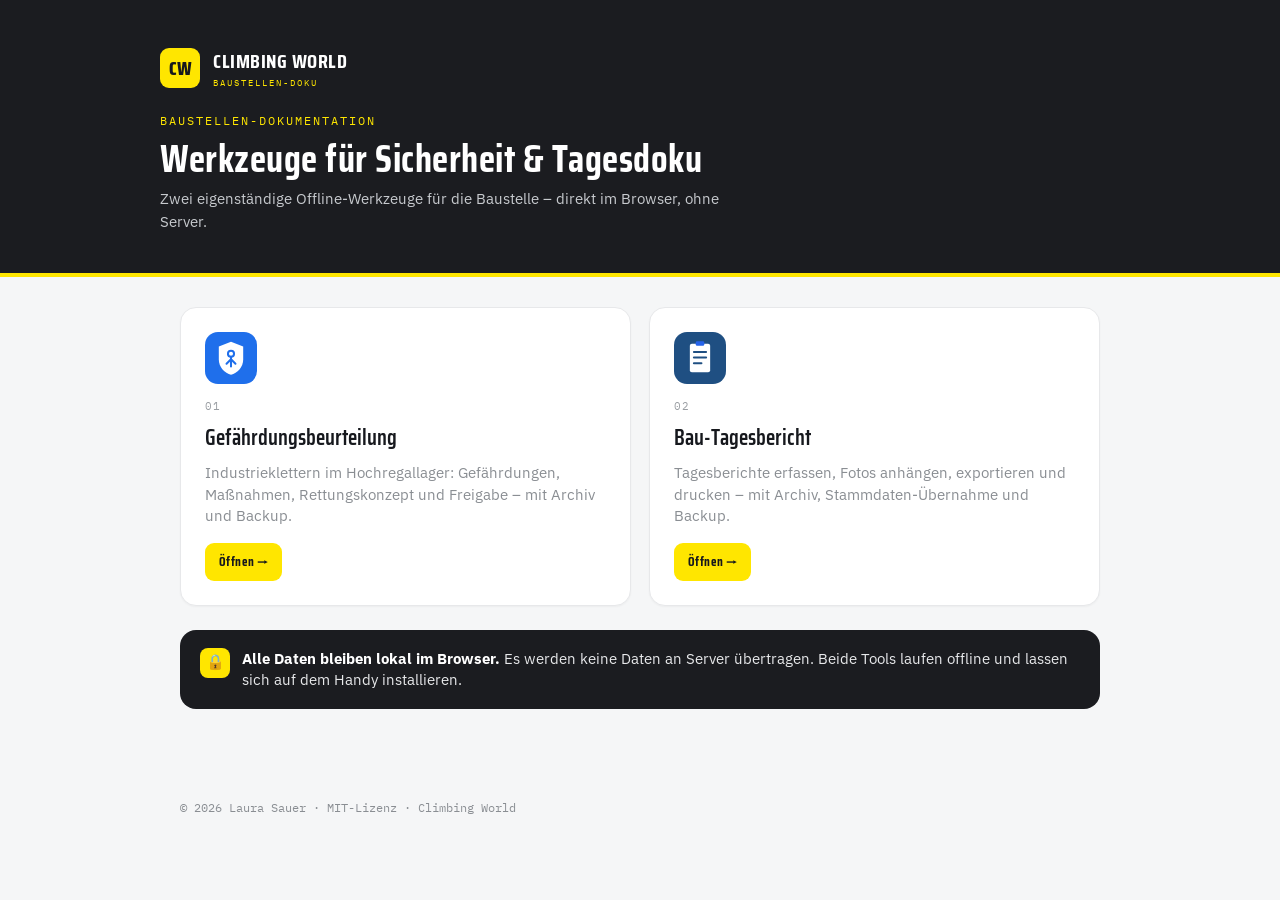
<file: index.html>
<!doctype html>
<html lang="de">
<head>
  <meta charset="utf-8" />
  <meta name="viewport" content="width=device-width, initial-scale=1" />
  <title>Climbing World · Baustellen-Dokumentation</title>
  <meta name="description" content="Offline-Tools für die Baustelle: Gefährdungsbeurteilung und Bau-Tagesbericht. Alle Daten bleiben lokal im Browser." />
  <link rel="manifest" href="manifest.webmanifest" />
  <meta name="theme-color" content="#1b1c20" />
  <link rel="icon" href="icons/icon.svg" type="image/svg+xml" />
  <link rel="apple-touch-icon" href="icons/icon.svg" />
  <link rel="preconnect" href="https://fonts.googleapis.com">
  <link rel="preconnect" href="https://fonts.gstatic.com" crossorigin>
  <link href="https://fonts.googleapis.com/css2?family=Saira+Condensed:wght@500;600;700;800&family=IBM+Plex+Sans:wght@400;500;600;700&family=IBM+Plex+Mono:wght@400;500;600&display=swap" rel="stylesheet">
  <style>
    :root{
      --bg:#f5f6f7; --card:#fff; --line:#e7e8ea; --line2:#e0e1e4;
      --ink:#16181d; --muted:#8a8e93; --muted2:#9a9ea3;
      --accent:#FFE600; --dark:#1b1c20; --dark2:#26272c;
      --mono:'IBM Plex Mono',ui-monospace,monospace;
      --head:'Saira Condensed','Arial Narrow',system-ui,sans-serif;
      --sans:'IBM Plex Sans',system-ui,-apple-system,'Segoe UI',sans-serif;
    }
    *{box-sizing:border-box}
    body{margin:0;font-family:var(--sans);background:var(--bg);color:var(--ink);line-height:1.5;-webkit-font-smoothing:antialiased}
    header{background:var(--dark);color:#fff;padding:46px 20px 40px;border-bottom:4px solid var(--accent)}
    .wrap{max-width:960px;margin:0 auto}
    .brandline{display:flex;align-items:center;gap:13px;margin-bottom:22px}
    .brandline .badge{width:40px;height:40px;background:var(--accent);border-radius:9px;display:flex;align-items:center;justify-content:center;font-family:var(--head);font-weight:800;font-size:19px;color:var(--ink)}
    .brandline .bn{font-family:var(--head);font-weight:700;font-size:20px;letter-spacing:.5px}
    .brandline .bl{font-family:var(--mono);font-size:9px;letter-spacing:2px;color:var(--accent)}
    .kicker{font-family:var(--mono);font-size:12px;letter-spacing:2px;text-transform:uppercase;color:var(--accent);margin-bottom:10px}
    header h1{margin:0 0 10px;font-family:var(--head);font-weight:700;font-size:38px;line-height:1.02;letter-spacing:.5px}
    header p{margin:0;color:#c7cace;max-width:560px;font-size:15px}
    main{max-width:960px;margin:30px auto;padding:0 20px 60px}
    .tools{display:grid;grid-template-columns:repeat(2,1fr);gap:18px}
    .tool{display:flex;flex-direction:column;background:var(--card);border:1px solid var(--line);border-radius:16px;box-shadow:0 1px 2px rgba(16,18,25,.04);padding:24px;text-decoration:none;color:inherit;transition:transform .12s,box-shadow .12s,border-color .12s}
    .tool:hover{transform:translateY(-2px);box-shadow:0 16px 34px -22px rgba(15,18,25,.5);border-color:var(--accent)}
    .tool .badge{width:52px;height:52px;border-radius:13px;margin-bottom:14px;display:block}
    .tool .no{font-family:var(--mono);font-size:11px;letter-spacing:1px;color:var(--muted2);margin-bottom:6px}
    .tool h2{margin:0 0 8px;font-family:var(--head);font-weight:600;font-size:22px}
    .tool p{margin:0 0 16px;color:var(--muted);font-size:14.5px;flex:1}
    .tool .go{display:inline-flex;align-items:center;gap:8px;align-self:flex-start;background:var(--accent);color:var(--ink);font-family:var(--head);font-weight:700;font-size:13px;letter-spacing:.4px;padding:9px 14px;border-radius:9px}
    .note{margin-top:24px;background:var(--dark);color:#e7e8ea;border-radius:16px;padding:18px 20px;font-size:14.5px;display:flex;gap:12px;align-items:flex-start}
    .note .lock{width:30px;height:30px;flex-shrink:0;background:var(--accent);border-radius:8px;display:flex;align-items:center;justify-content:center;font-size:15px}
    .note strong{color:#fff}
    footer{max-width:960px;margin:0 auto;padding:0 20px 40px;color:var(--muted);font-family:var(--mono);font-size:12px}
    @media(max-width:680px){.tools{grid-template-columns:1fr}header h1{font-size:30px}}
  </style>
</head>
<body>
  <header>
    <div class="wrap">
      <div class="brandline">
        <div class="badge">CW</div>
        <div><div class="bn">CLIMBING WORLD</div><div class="bl">BAUSTELLEN-DOKU</div></div>
      </div>
      <div class="kicker">Baustellen-Dokumentation</div>
      <h1>Werkzeuge für Sicherheit &amp; Tagesdoku</h1>
      <p>Zwei eigenständige Offline-Werkzeuge für die Baustelle – direkt im Browser, ohne Server.</p>
    </div>
  </header>

  <main>
    <div class="tools">
      <a class="tool" href="gefaehrdungsbeurteilung/">
        <img class="badge" src="gefaehrdungsbeurteilung/icons/icon.svg" alt="" />
        <div class="no">01</div>
        <h2>Gefährdungsbeurteilung</h2>
        <p>Industrieklettern im Hochregallager: Gefährdungen, Maßnahmen, Rettungskonzept und Freigabe – mit Archiv und Backup.</p>
        <span class="go">Öffnen →</span>
      </a>
      <a class="tool" href="tagesbericht/">
        <img class="badge" src="tagesbericht/icons/icon.svg" alt="" />
        <div class="no">02</div>
        <h2>Bau-Tagesbericht</h2>
        <p>Tagesberichte erfassen, Fotos anhängen, exportieren und drucken – mit Archiv, Stammdaten-Übernahme und Backup.</p>
        <span class="go">Öffnen →</span>
      </a>
    </div>

    <div class="note">
      <span class="lock">🔒</span>
      <div><strong>Alle Daten bleiben lokal im Browser.</strong> Es werden keine Daten an Server übertragen.
      Beide Tools laufen offline und lassen sich auf dem Handy installieren.</div>
    </div>
  </main>

  <footer>© 2026 Laura Sauer · MIT-Lizenz · Climbing World</footer>

  <script>
    // Service Worker registrieren (relativer Pfad → funktioniert auch unter /baustellen-doku/).
    if ('serviceWorker' in navigator) {
      window.addEventListener('load', () => {
        navigator.serviceWorker.register('sw.js').catch(err => console.warn('SW-Registrierung fehlgeschlagen:', err));
      });
    }
  </script>
</body>
</html>
</file>
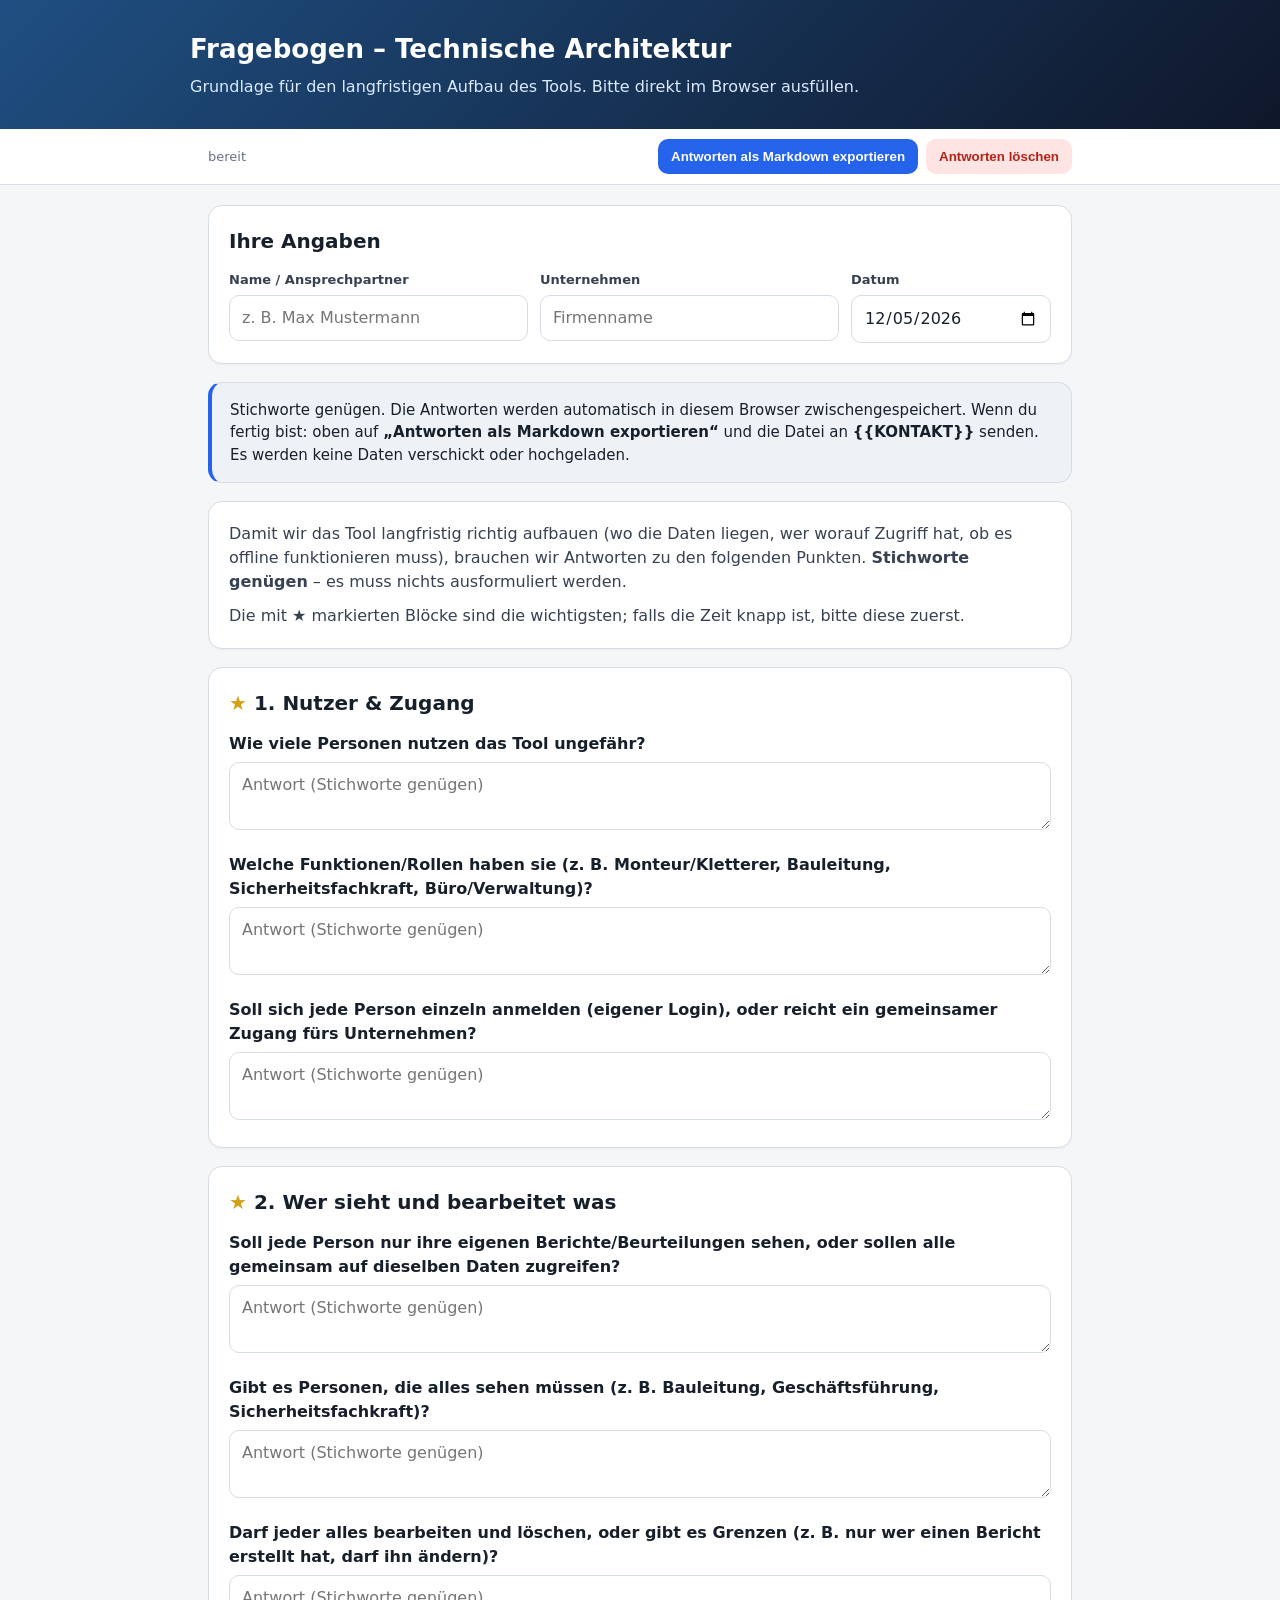
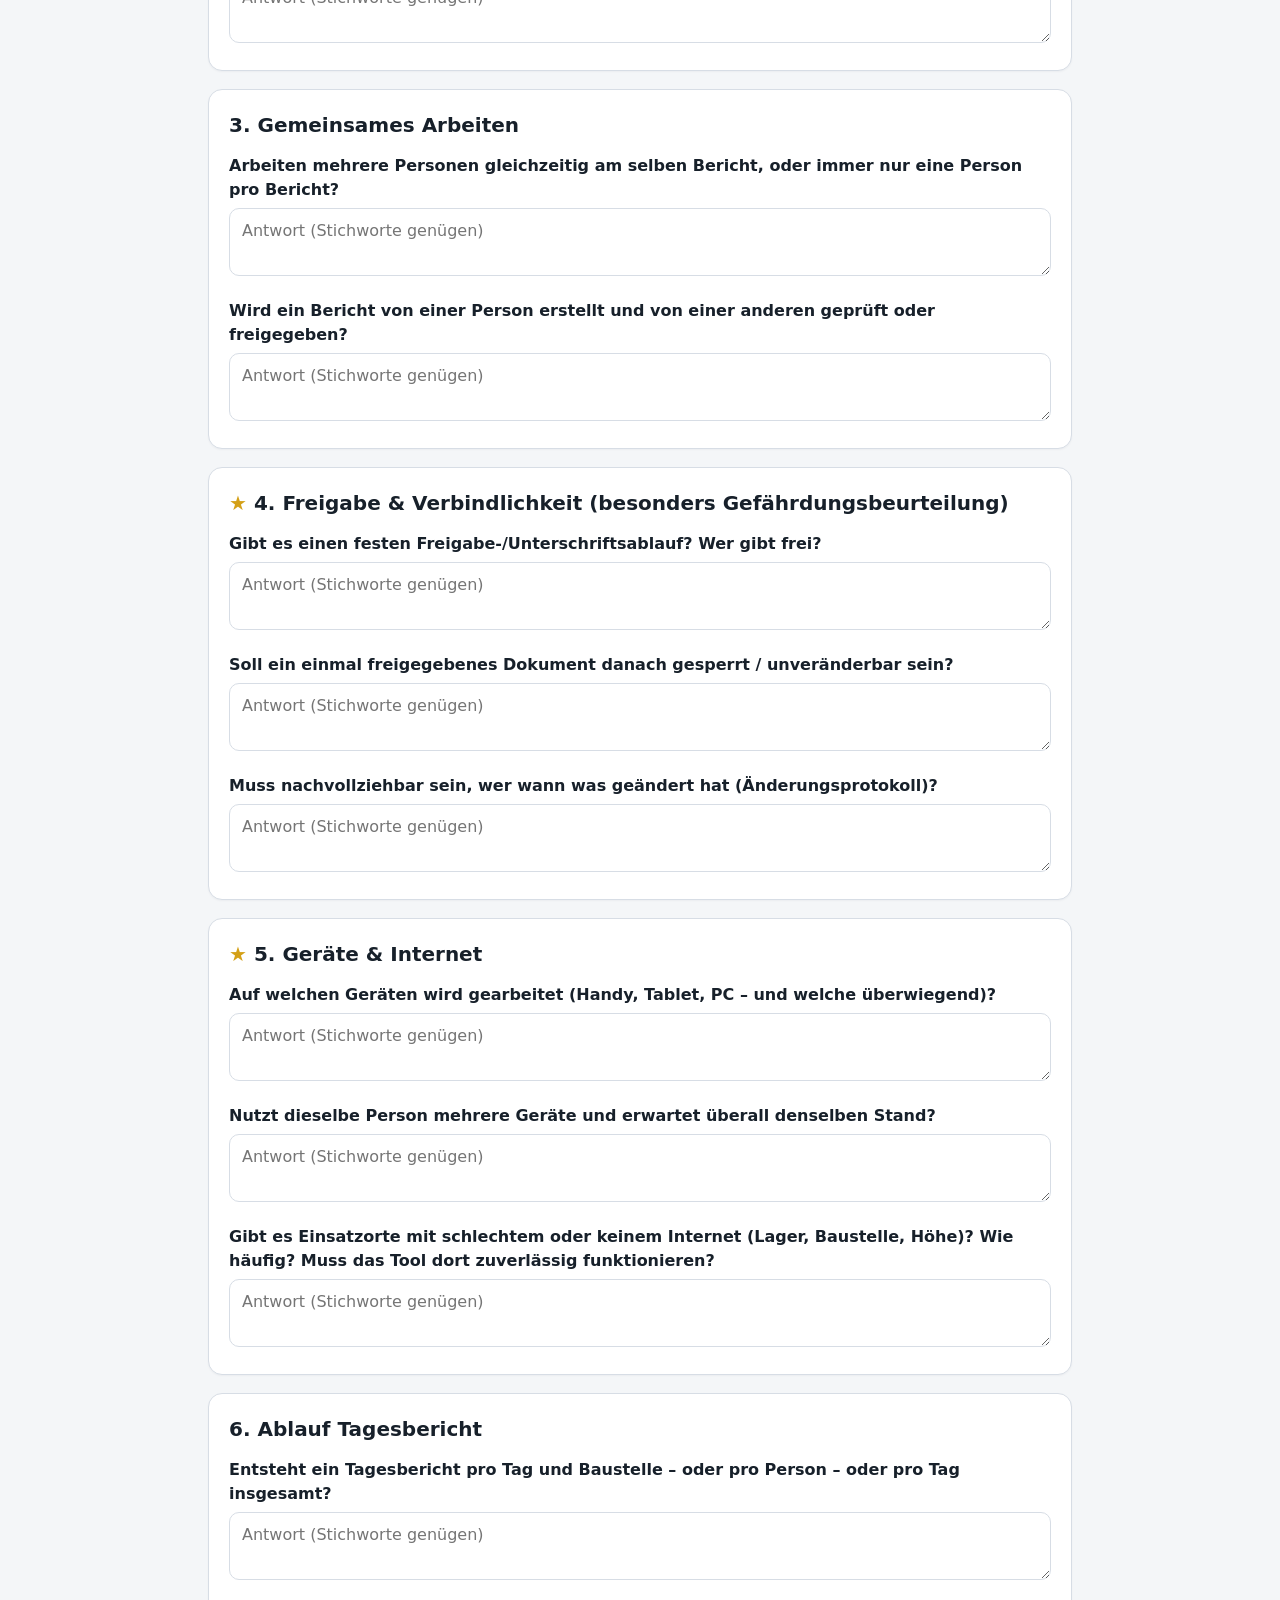
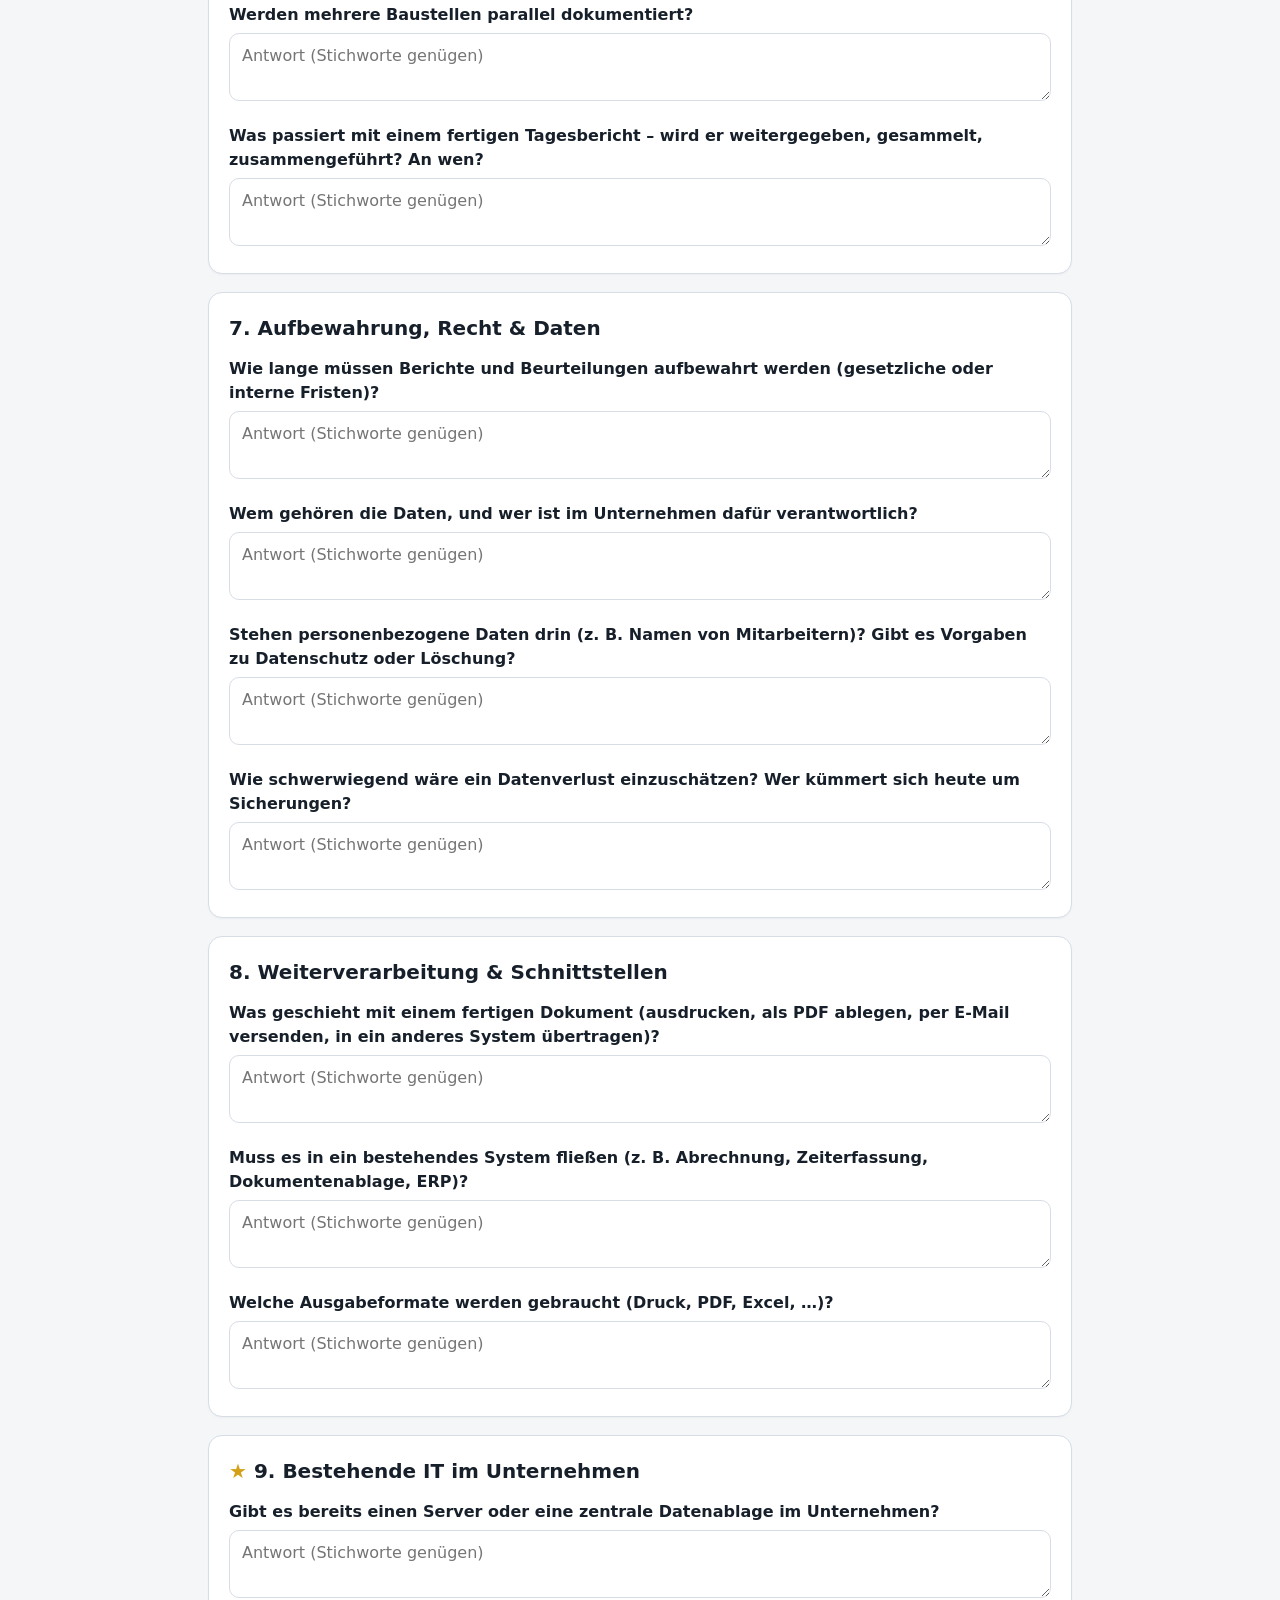
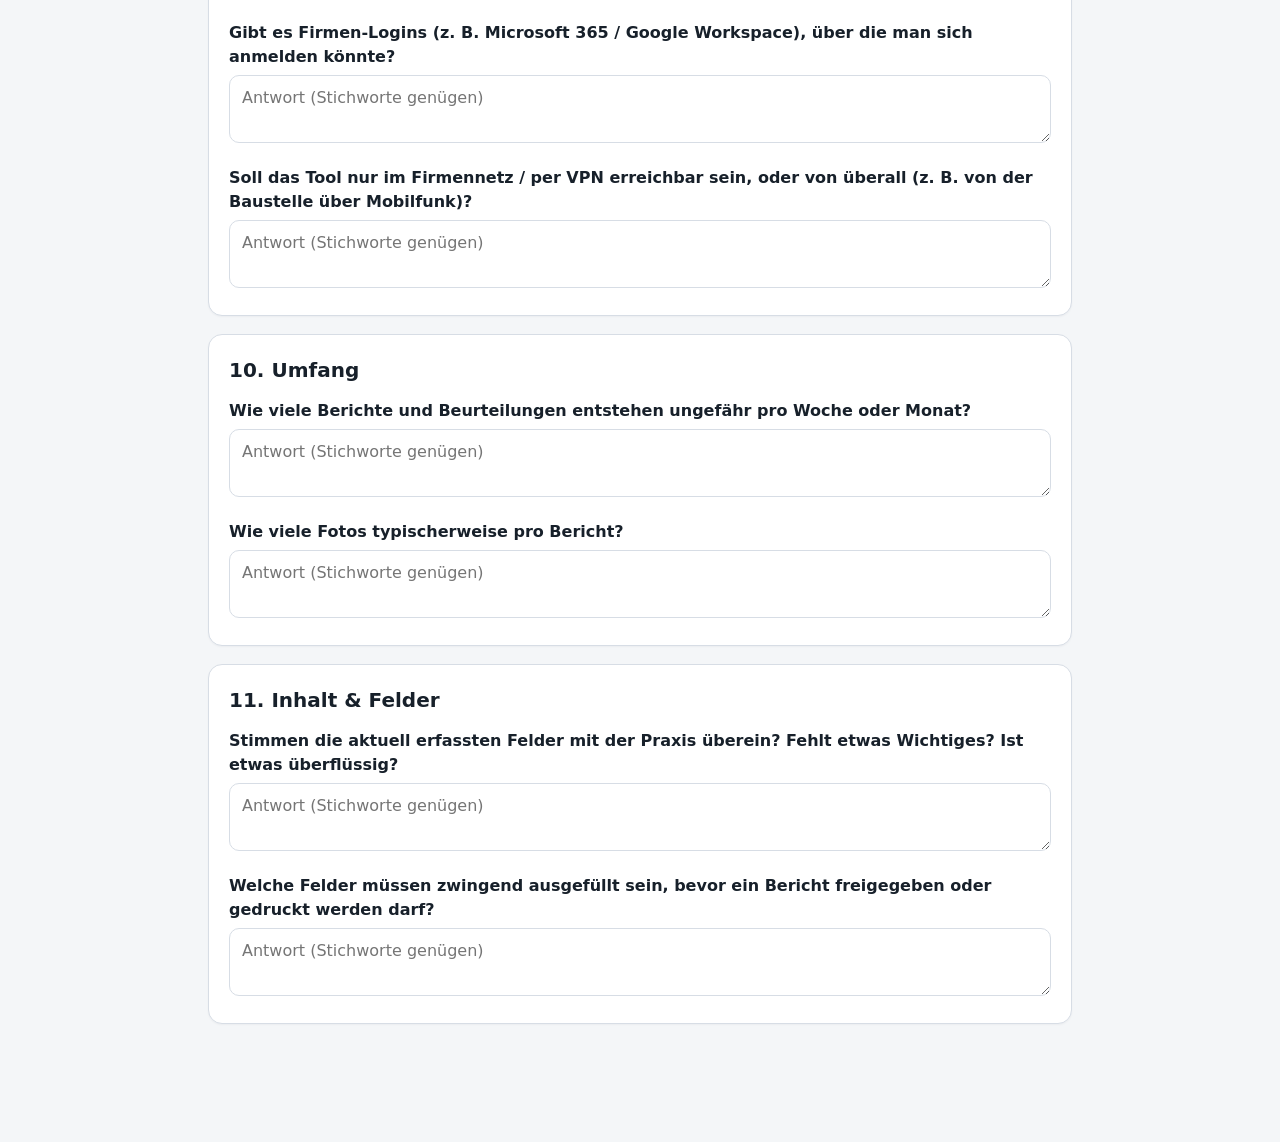
<file: fragebogen/index.html>
<!doctype html>
<html lang="de">
<head>
  <meta charset="utf-8" />
  <meta name="viewport" content="width=device-width, initial-scale=1" />
  <title>Fragebogen – Technische Architektur</title>
  <style>
    :root{
      --bg:#f4f6f8; --card:#fff; --text:#17202a; --muted:#667085; --line:#d7dde5;
      --primary:#1f4f82; --primary2:#2563eb; --danger:#b42318; --ok:#027a48; --warn:#b45309;
      --radius:14px;
    }
    *{box-sizing:border-box}
    body{margin:0;font-family:system-ui,-apple-system,BlinkMacSystemFont,"Segoe UI",Arial,sans-serif;background:var(--bg);color:var(--text);line-height:1.5}
    header{background:linear-gradient(135deg,var(--primary),#0f172a);color:#fff;padding:30px 18px}
    .wrap{max-width:900px;margin:0 auto}
    header h1{margin:0 0 6px;font-size:26px}
    header p{margin:0;color:#dbeafe}
    nav{position:sticky;top:0;z-index:20;background:#ffffffee;backdrop-filter:blur(8px);border-bottom:1px solid var(--line)}
    nav .wrap{display:flex;align-items:center;justify-content:space-between;gap:12px;flex-wrap:wrap;padding:10px 18px}
    .status{font-size:13px;color:var(--muted)}
    .actions{display:flex;gap:8px;flex-wrap:wrap}
    .btn{border:0;border-radius:10px;padding:10px 13px;font-weight:700;cursor:pointer;background:#eef2f7;color:var(--text)}
    .btn.primary{background:var(--primary2);color:#fff}
    .btn.danger{background:#fee4e2;color:var(--danger)}
    main{max-width:900px;margin:20px auto;padding:0 18px 80px}
    .card{background:var(--card);border:1px solid var(--line);border-radius:var(--radius);box-shadow:0 1px 2px rgba(16,24,40,.04);padding:20px;margin-bottom:18px}
    .card h2{margin:0 0 14px;font-size:20px}
    .star{color:#d4a017}
    .meta-grid{display:grid;grid-template-columns:1fr 1fr 200px;gap:12px}
    label.field{display:block;font-size:13px;font-weight:700;color:#374151;margin-bottom:5px}
    input,textarea{width:100%;border:1px solid var(--line);border-radius:10px;padding:10px 12px;font:inherit;background:#fff;color:var(--text)}
    .hintbox{background:#eef2f7;border:1px solid var(--line);border-left:4px solid var(--primary2);border-radius:var(--radius);padding:16px 18px;margin-bottom:18px;font-size:15px}
    .hintbox strong{color:var(--text)}
    .intro p{margin:0 0 10px;color:#374151}
    .intro p:last-child{margin-bottom:0}
    .q{margin:0 0 16px}
    .q:last-child{margin-bottom:0}
    .q label{display:block;font-weight:600;margin-bottom:6px}
    .answer{min-height:46px;resize:vertical;overflow:hidden}
    @media(max-width:680px){.meta-grid{grid-template-columns:1fr}}
  </style>
</head>
<body>
<header>
  <div class="wrap">
    <h1>Fragebogen – Technische Architektur</h1>
    <p>Grundlage für den langfristigen Aufbau des Tools. Bitte direkt im Browser ausfüllen.</p>
  </div>
</header>

<nav>
  <div class="wrap">
    <span class="status" id="saveState">bereit</span>
    <div class="actions">
      <button class="btn primary" onclick="exportMarkdown()">Antworten als Markdown exportieren</button>
      <button class="btn danger" onclick="clearAll()">Antworten löschen</button>
    </div>
  </div>
</nav>

<main>
  <div class="card">
    <h2>Ihre Angaben</h2>
    <div class="meta-grid">
      <div><label class="field" for="meta_name">Name / Ansprechpartner</label><input id="meta_name" data-key="meta_name" placeholder="z. B. Max Mustermann"></div>
      <div><label class="field" for="meta_firma">Unternehmen</label><input id="meta_firma" data-key="meta_firma" placeholder="Firmenname"></div>
      <div><label class="field" for="meta_datum">Datum</label><input id="meta_datum" data-key="meta_datum" type="date"></div>
    </div>
  </div>

  <div class="hintbox">
    Stichworte genügen. Die Antworten werden automatisch in diesem Browser zwischengespeichert.
    Wenn du fertig bist: oben auf <strong>„Antworten als Markdown exportieren“</strong> und die Datei
    an <strong>{{KONTAKT}}</strong> senden.
    Es werden keine Daten verschickt oder hochgeladen.
  </div>

  <div class="card intro" id="introBox"></div>

  <div id="blocks"></div>
</main>

<script>
const STORE_KEY = 'kundenfragebogen-v1';

// Einleitende Hinweise – wortgetreu aus Kundenfragen-Architektur.md
const intro = [
  'Damit wir das Tool langfristig richtig aufbauen (wo die Daten liegen, wer worauf Zugriff hat, ob es offline funktionieren muss), brauchen wir Antworten zu den folgenden Punkten. **Stichworte genügen** – es muss nichts ausformuliert werden.',
  'Die mit ★ markierten Blöcke sind die wichtigsten; falls die Zeit knapp ist, bitte diese zuerst.'
];

// Alle 11 Blöcke – Fragen wortgetreu aus Kundenfragen-Architektur.md (inkl. ** und ★).
const blocks = [
  { star:true, title:'1. Nutzer & Zugang', questions:[
    'Wie viele Personen nutzen das Tool ungefähr?',
    'Welche Funktionen/Rollen haben sie (z. B. Monteur/Kletterer, Bauleitung, Sicherheitsfachkraft, Büro/Verwaltung)?',
    'Soll sich jede Person einzeln anmelden (eigener Login), oder reicht ein gemeinsamer Zugang fürs Unternehmen?'
  ]},
  { star:true, title:'2. Wer sieht und bearbeitet was', questions:[
    'Soll jede Person nur ihre **eigenen** Berichte/Beurteilungen sehen, oder sollen **alle gemeinsam** auf dieselben Daten zugreifen?',
    'Gibt es Personen, die **alles** sehen müssen (z. B. Bauleitung, Geschäftsführung, Sicherheitsfachkraft)?',
    'Darf jeder alles bearbeiten und löschen, oder gibt es Grenzen (z. B. nur wer einen Bericht erstellt hat, darf ihn ändern)?'
  ]},
  { star:false, title:'3. Gemeinsames Arbeiten', questions:[
    'Arbeiten mehrere Personen **gleichzeitig** am selben Bericht, oder immer nur eine Person pro Bericht?',
    'Wird ein Bericht von einer Person erstellt und von einer anderen geprüft oder freigegeben?'
  ]},
  { star:true, title:'4. Freigabe & Verbindlichkeit (besonders Gefährdungsbeurteilung)', questions:[
    'Gibt es einen festen Freigabe-/Unterschriftsablauf? Wer gibt frei?',
    'Soll ein einmal freigegebenes Dokument danach **gesperrt / unveränderbar** sein?',
    'Muss nachvollziehbar sein, **wer wann was geändert** hat (Änderungsprotokoll)?'
  ]},
  { star:true, title:'5. Geräte & Internet', questions:[
    'Auf welchen Geräten wird gearbeitet (Handy, Tablet, PC – und welche überwiegend)?',
    'Nutzt dieselbe Person **mehrere Geräte** und erwartet überall denselben Stand?',
    'Gibt es Einsatzorte mit schlechtem oder keinem Internet (Lager, Baustelle, Höhe)? Wie häufig? Muss das Tool dort zuverlässig funktionieren?'
  ]},
  { star:false, title:'6. Ablauf Tagesbericht', questions:[
    'Entsteht **ein** Tagesbericht pro Tag und Baustelle – oder pro Person – oder pro Tag insgesamt?',
    'Werden mehrere Baustellen parallel dokumentiert?',
    'Was passiert mit einem fertigen Tagesbericht – wird er weitergegeben, gesammelt, zusammengeführt? An wen?'
  ]},
  { star:false, title:'7. Aufbewahrung, Recht & Daten', questions:[
    'Wie lange müssen Berichte und Beurteilungen aufbewahrt werden (gesetzliche oder interne Fristen)?',
    'Wem gehören die Daten, und wer ist im Unternehmen dafür verantwortlich?',
    'Stehen personenbezogene Daten drin (z. B. Namen von Mitarbeitern)? Gibt es Vorgaben zu Datenschutz oder Löschung?',
    'Wie schwerwiegend wäre ein Datenverlust einzuschätzen? Wer kümmert sich heute um Sicherungen?'
  ]},
  { star:false, title:'8. Weiterverarbeitung & Schnittstellen', questions:[
    'Was geschieht mit einem fertigen Dokument (ausdrucken, als PDF ablegen, per E-Mail versenden, in ein anderes System übertragen)?',
    'Muss es in ein **bestehendes System** fließen (z. B. Abrechnung, Zeiterfassung, Dokumentenablage, ERP)?',
    'Welche Ausgabeformate werden gebraucht (Druck, PDF, Excel, …)?'
  ]},
  { star:true, title:'9. Bestehende IT im Unternehmen', questions:[
    'Gibt es bereits einen **Server** oder eine zentrale Datenablage im Unternehmen?',
    'Gibt es Firmen-Logins (z. B. Microsoft 365 / Google Workspace), über die man sich anmelden könnte?',
    'Soll das Tool nur **im Firmennetz / per VPN** erreichbar sein, oder von überall (z. B. von der Baustelle über Mobilfunk)?'
  ]},
  { star:false, title:'10. Umfang', questions:[
    'Wie viele Berichte und Beurteilungen entstehen ungefähr pro Woche oder Monat?',
    'Wie viele Fotos typischerweise pro Bericht?'
  ]},
  { star:false, title:'11. Inhalt & Felder', questions:[
    'Stimmen die aktuell erfassten Felder mit der Praxis überein? Fehlt etwas Wichtiges? Ist etwas überflüssig?',
    'Welche Felder **müssen zwingend** ausgefüllt sein, bevor ein Bericht freigegeben oder gedruckt werden darf?'
  ]}
];

function escapeHtml(s){ return String(s).replaceAll('&','&amp;').replaceAll('<','&lt;').replaceAll('>','&gt;').replaceAll('"','&quot;'); }
function md(s){ return escapeHtml(s).replace(/\*\*(.+?)\*\*/g,'<strong>$1</strong>'); }     // **fett** -> <strong>
function plain(s){ return s.replace(/\*\*(.+?)\*\*/g,'$1'); }                                 // ** entfernen (Textexport)
function keyOf(bi,qi){ return `b${bi}_q${qi}`; }

function render(){
  document.getElementById('introBox').innerHTML = '<div class="intro">'+intro.map(p=>`<p>${md(p)}</p>`).join('')+'</div>';
  document.getElementById('blocks').innerHTML = blocks.map((b,bi)=>{
    const head = `${b.star?'<span class="star">★</span> ':''}${escapeHtml(b.title)}`;
    const qs = b.questions.map((q,qi)=>{
      const k = keyOf(bi,qi);
      return `<div class="q">
        <label for="${k}">${md(q)}</label>
        <textarea id="${k}" data-key="${k}" class="answer" rows="2" placeholder="Antwort (Stichworte genügen)"></textarea>
      </div>`;
    }).join('');
    return `<section class="card"><h2>${head}</h2>${qs}</section>`;
  }).join('');
}

let state = {};
function load(){ try{ const raw=localStorage.getItem(STORE_KEY); if(raw) state=JSON.parse(raw)||{}; }catch(e){ console.warn(e); } if(!state || typeof state!=='object') state={}; }

let saveTimer, saveErrorShown=false;
function setStatus(text, error){ const el=document.getElementById('saveState'); el.textContent=text; el.style.color=error?'var(--danger)':''; }
function persist(){
  try{
    localStorage.setItem(STORE_KEY, JSON.stringify(state));
    setStatus('gespeichert', false); saveErrorShown=false;
    clearTimeout(persist._t); persist._t=setTimeout(()=>{ if(document.getElementById('saveState').textContent==='gespeichert') setStatus('bereit', false); },1200);
    return true;
  }catch(err){
    console.error('Speichern fehlgeschlagen:', err);
    setStatus('NICHT gespeichert – Speicher voll', true);
    if(!saveErrorShown){ saveErrorShown=true; alert('Hinweis: Die Antworten konnten nicht im Browser zwischengespeichert werden (Speicher voll oder privater Modus). Bitte „Antworten als Markdown exportieren“, damit nichts verloren geht.'); }
    return false;
  }
}
function autoSave(){ clearTimeout(saveTimer); saveTimer=setTimeout(persist, 500); }   // Debounce ~500 ms

function autoGrow(el){ el.style.height='auto'; el.style.height=(el.scrollHeight)+'px'; }

function bind(){
  document.querySelectorAll('[data-key]').forEach(el=>{
    if(state[el.dataset.key]!==undefined) el.value=state[el.dataset.key];
    if(el.tagName==='TEXTAREA') autoGrow(el);
    el.addEventListener('input',()=>{
      state[el.dataset.key]=el.value;
      if(el.tagName==='TEXTAREA') autoGrow(el);
      autoSave();
    });
  });
}

// Export als gut strukturierte Markdown-Datei (Reihenfolge exakt wie auf der Seite).
function exportMarkdown(){
  const lines=[];
  lines.push('# Fragebogen – Antworten');
  lines.push('');
  lines.push('**Ansprechpartner:** '+(state.meta_name||''));
  lines.push('**Unternehmen:** '+(state.meta_firma||''));
  lines.push('**Datum:** '+(state.meta_datum||''));
  lines.push('');
  blocks.forEach((b,bi)=>{
    lines.push('## '+(b.star?'★ ':'')+b.title);   // Blocktitel wortgetreu inkl. ★
    lines.push('');
    b.questions.forEach((q,qi)=>{
      const a=(state[keyOf(bi,qi)]||'').trim();
      lines.push('**'+plain(q)+'**');             // Frage fett (inneres ** entfernt, sonst kaputtes Markdown)
      lines.push(a || '_(keine Angabe)_');         // mehrzeilige Antworten bleiben mehrzeilig erhalten
      lines.push('');
    });
  });
  const blob=new Blob([lines.join('\n')], {type:'text/markdown;charset=utf-8'});
  const a=document.createElement('a'); a.href=URL.createObjectURL(blob);
  const d=(state.meta_datum)||new Date().toISOString().slice(0,10);
  a.download=`fragebogen-antworten-${d}.md`; a.click(); URL.revokeObjectURL(a.href);
}

function clearAll(){
  if(confirm('Alle Antworten in diesem Fragebogen wirklich löschen? (Für einen frischen Start.)')){
    state={}; try{ localStorage.removeItem(STORE_KEY); }catch(e){}
    document.querySelectorAll('[data-key]').forEach(el=>{ el.value=''; if(el.tagName==='TEXTAREA') autoGrow(el); });
    state.meta_datum=new Date().toISOString().slice(0,10);
    const dt=document.getElementById('meta_datum'); if(dt) dt.value=state.meta_datum;
    setStatus('bereit', false);
  }
}

function init(){
  render();
  load();
  if(!state.meta_datum) state.meta_datum=new Date().toISOString().slice(0,10);
  bind();
}
init();
</script>
</body>
</html>
</file>
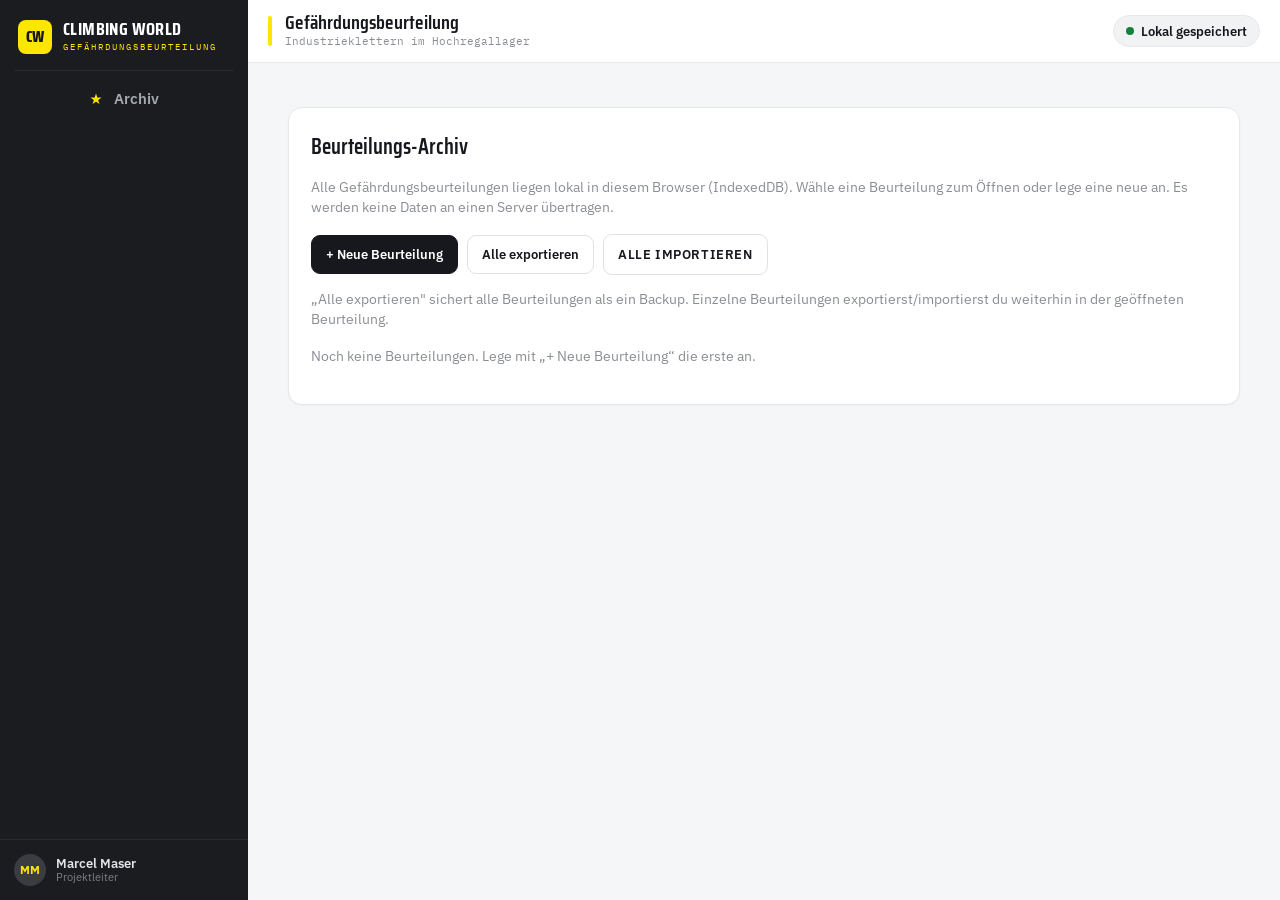
<file: gefaehrdungsbeurteilung/index.html>
<!doctype html>
<html lang="de">
<head>
  <meta charset="utf-8" />
  <meta name="viewport" content="width=device-width, initial-scale=1" />
  <title>Gefährdungsbeurteilung · Climbing World</title>
  <link rel="manifest" href="manifest.webmanifest" />
  <meta name="theme-color" content="#1b1c20" />
  <link rel="icon" href="icons/icon.svg" type="image/svg+xml" />
  <link rel="apple-touch-icon" href="icons/icon.svg" />
  <!-- Werkstatt-Schriften (Progressive Enhancement: display=swap + System-Fallback) -->
  <link rel="preconnect" href="https://fonts.googleapis.com">
  <link rel="preconnect" href="https://fonts.gstatic.com" crossorigin>
  <link href="https://fonts.googleapis.com/css2?family=Saira+Condensed:wght@500;600;700;800&family=IBM+Plex+Sans:wght@400;500;600;700&family=IBM+Plex+Mono:wght@400;500;600&display=swap" rel="stylesheet">
  <link rel="stylesheet" href="styles.css" />
</head>
<body>
  <div class="app">
    <aside class="sidebar chrome">
      <div class="logo">
        <div class="badge">CW</div>
        <div><div class="brand">CLIMBING WORLD</div><div class="tool">GEFÄHRDUNGSBEURTEILUNG</div></div>
      </div>
      <div class="s-div"></div>
      <button id="toArchiveBtn" class="snav-archiv"><span class="star">★</span> Archiv</button>
      <div id="sideEditor" style="display:none">
        <nav>
          <a href="#basis">01 · Basisdaten</a>
          <a href="#grundsatz">02 · Grundsatzprüfung</a>
          <a href="#gefahren">03 · Gefährdungen</a>
          <a href="#rettung">04 · Rettungskonzept</a>
          <a href="#psa">05 · PSA &amp; Arbeitsmittel</a>
          <a href="#stop">06 · Stop-Kriterien</a>
          <a href="#unterweisung">07 · Unterweisung</a>
          <a href="#freigabe">08 · Freigabe</a>
        </nav>
        <div class="progress-card">
          <strong>Fortschritt</strong>
          <div class="progress-bar"><span id="progressBar"></span></div>
          <small id="progressText">0 % abgeschlossen</small>
        </div>
        <button id="resetBtn" class="danger" style="width:100%">Formular zurücksetzen</button>
      </div>
      <div class="s-foot">
        <div class="av">MM</div>
        <div style="line-height:1.2;min-width:0"><div class="nm">Marcel Maser</div><div class="rl">Projektleiter</div></div>
      </div>
    </aside>

    <div class="main">
      <header class="topbar chrome">
        <div class="topbar-row">
          <div style="display:flex;align-items:center;gap:13px;min-width:0">
            <div class="ybar"></div>
            <div style="min-width:0">
              <div class="top-title">Gefährdungsbeurteilung</div>
              <div class="top-sub">Industrieklettern im Hochregallager</div>
            </div>
          </div>
          <div class="save-chip"><span id="saveChipDot" class="dot"></span><span id="saveChipText">Lokal gespeichert</span></div>
        </div>
      </header>

      <main>
        <!-- ARCHIV -->
        <section id="archivView" class="archiv-view no-print">
          <div class="card">
            <h2>Beurteilungs-Archiv</h2>
            <p class="hint">Alle Gefährdungsbeurteilungen liegen lokal in diesem Browser (IndexedDB). Wähle eine Beurteilung zum Öffnen oder lege eine neue an. Es werden keine Daten an einen Server übertragen.</p>
            <div class="archiv-actions" style="margin-bottom:14px">
              <button id="newBtn" class="primary">+ Neue Beurteilung</button>
              <button id="exportAllBtn" class="secondary">Alle exportieren</button>
              <label class="file-btn secondary">Alle importieren<input id="importAllFile" type="file" accept="application/json" hidden></label>
            </div>
            <p class="hint">„Alle exportieren" sichert alle Beurteilungen als ein Backup. Einzelne Beurteilungen exportierst/importierst du weiterhin in der geöffneten Beurteilung.</p>
            <div id="archivList"></div>
          </div>
        </section>

        <!-- EDITOR -->
        <div class="layout" style="display:none">
          <section class="content" id="protocol">
            <section class="print-title only-print">
              <h1>Protokoll Gefährdungsbeurteilung</h1>
              <p>Industrieklettern im Hochregallager</p>
            </section>

            <section class="card" id="basis">
              <h2>1. Basisdaten</h2>
              <div class="grid two">
                <label>Unternehmen<input data-field="unternehmen" type="text"></label>
                <label>Auftraggeber / Betreiber<input data-field="auftraggeber" type="text"></label>
                <label>Einsatzort<input data-field="einsatzort" type="text"></label>
                <label>Arbeitsbereich / Regalreihe<input data-field="arbeitsbereich" type="text"></label>
                <label>Tätigkeit<input data-field="taetigkeit" type="text" placeholder="z. B. Montage, Inspektion, Reinigung"></label>
                <label>Maximale Arbeitshöhe<input data-field="arbeitshoehe" type="text" placeholder="z. B. 18 m"></label>
                <label>Datum<input data-field="datum" type="date"></label>
                <label>Aufsichtführende Person<input data-field="aufsicht" type="text"></label>
                <label>Rettungsverantwortliche Person<input data-field="rettungsverantwortlich" type="text"></label>
                <label>Erstellt durch<input data-field="erstelltDurch" type="text"></label>
              </div>
              <label>Arbeitsbeschreibung<textarea data-field="arbeitsbeschreibung" rows="4" placeholder="Kurze Beschreibung der konkreten Arbeiten, Zugänge, Höhen, beteiligten Personen und Schnittstellen zum Lagerbetrieb."></textarea></label>
            </section>

            <section class="card" id="grundsatz">
              <h2>2. Grundsatzprüfung: Zugangsmethode</h2>
              <p class="hint">Dokumentiere, warum Seilzugang geeignet ist und ob sicherere Alternativen geprüft wurden.</p>
              <div id="alternatives"></div>
              <label>Begründung für das gewählte Verfahren<textarea data-field="verfahrenBegruendung" rows="4"></textarea></label>
            </section>

            <section class="card" id="gefahren">
              <h2>3. Gefährdungen und Maßnahmen</h2>
              <p class="hint">Bewertung: 1 = niedrig, 2 = mittel, 3 = hoch. Risiko = Wahrscheinlichkeit × Schadensschwere.</p>
              <div id="hazards"></div>
            </section>

            <section class="card" id="rettung">
              <h2>4. Rettungskonzept</h2>
              <div class="checklist" id="rescueChecklist"></div>
              <div class="grid two">
                <label>Rettungsszenario 1<textarea data-field="rettungSzenario1" rows="3" placeholder="Handlungsfähige Person im Seil"></textarea></label>
                <label>Rettungsszenario 2<textarea data-field="rettungSzenario2" rows="3" placeholder="Handlungsunfähige Person im Seil"></textarea></label>
                <label>Rettungsmaterial<textarea data-field="rettungsmaterial" rows="3" placeholder="Rettungsgerät, Zusatzseil, Flaschenzug, Erste Hilfe..."></textarea></label>
                <label>Notruf / Einweisung Rettungskräfte<textarea data-field="notruf" rows="3"></textarea></label>
              </div>
            </section>

            <section class="card" id="psa">
              <h2>5. PSA und Arbeitsmittel</h2>
              <div class="checklist" id="equipmentChecklist"></div>
              <label>Bemerkungen zu PSA / Prüfungen<textarea data-field="psaBemerkungen" rows="3"></textarea></label>
            </section>

            <section class="card" id="stop">
              <h2>6. Stop-Kriterien</h2>
              <div class="checklist" id="stopChecklist"></div>
            </section>

            <section class="card" id="unterweisung">
              <h2>7. Unterweisung / Einsatzbesprechung</h2>
              <div class="grid two">
                <label>Unterwiesene Personen<textarea data-field="unterwiesene" rows="4" placeholder="Namen der beteiligten Personen"></textarea></label>
                <label>Besprochene Themen<textarea data-field="themen" rows="4" placeholder="Sperrbereich, Rettung, Anschlagpunkte, Kommunikation..."></textarea></label>
              </div>
              <div class="checklist" id="briefingChecklist"></div>
            </section>

            <section class="card" id="freigabe">
              <h2>8. Freigabe und Unterschriften</h2>
              <div class="grid two">
                <label>Freigabe Betreiber durch<input data-field="freigabeBetreiber" type="text"></label>
                <label>Freigabe Kletterteam durch<input data-field="freigabeTeam" type="text"></label>
                <label>Ort<input data-field="ort" type="text"></label>
                <label>Datum Freigabe<input data-field="datumFreigabe" type="date"></label>
              </div>
              <div class="signatures">
                <div><span></span><p>Unterschrift Betreiber</p></div>
                <div><span></span><p>Unterschrift Aufsichtführende Person</p></div>
                <div><span></span><p>Unterschrift Rettungsverantwortliche Person</p></div>
              </div>
            </section>
          </section>
        </div>
      </main>

      <nav class="top-actions chrome" style="display:none">
        <button id="exportBtn" class="secondary">JSON exportieren</button>
        <label class="file-btn secondary">JSON importieren<input id="importFile" type="file" accept="application/json" hidden></label>
        <button id="saveBtn" class="secondary">Speichern</button>
        <button id="printBtn" class="primary">Protokoll drucken / PDF</button>
      </nav>
    </div>
  </div>

  <template id="altTemplate">
    <article class="item-row">
      <label class="check"><input type="checkbox"><span></span></label>
      <div>
        <strong class="title"></strong>
        <textarea rows="2" placeholder="Ergebnis / Begründung"></textarea>
      </div>
    </article>
  </template>

  <template id="hazardTemplate">
    <article class="hazard">
      <div class="hazard-head">
        <label class="check"><input type="checkbox"><span></span></label>
        <div>
          <h3></h3>
          <p></p>
        </div>
      </div>
      <div class="grid four risk-grid">
        <label>Wahrscheinlichkeit vorher<select class="wp"><option>1</option><option selected>2</option><option>3</option></select></label>
        <label>Schwere vorher<select class="sp"><option>1</option><option selected>2</option><option>3</option></select></label>
        <label>Wahrscheinlichkeit nachher<select class="wn"><option selected>1</option><option>2</option><option>3</option></select></label>
        <label>Schwere nachher<select class="sn"><option selected>1</option><option>2</option><option>3</option></select></label>
      </div>
      <div class="risk-output"><span class="before"></span><span class="after"></span></div>
      <label>Maßnahmen<textarea class="measures" rows="4"></textarea></label>
      <label>Bemerkungen / Restgefährdung<textarea class="notes" rows="2"></textarea></label>
    </article>
  </template>

  <script src="app.js"></script>
  <script>
    // Service Worker liegt im Projekt-Root → relativer Pfad '../sw.js'.
    if ('serviceWorker' in navigator) {
      window.addEventListener('load', () => {
        navigator.serviceWorker.register('../sw.js').catch(err => console.warn('SW-Registrierung fehlgeschlagen:', err));
      });
    }
  </script>
</body>
</html>
</file>
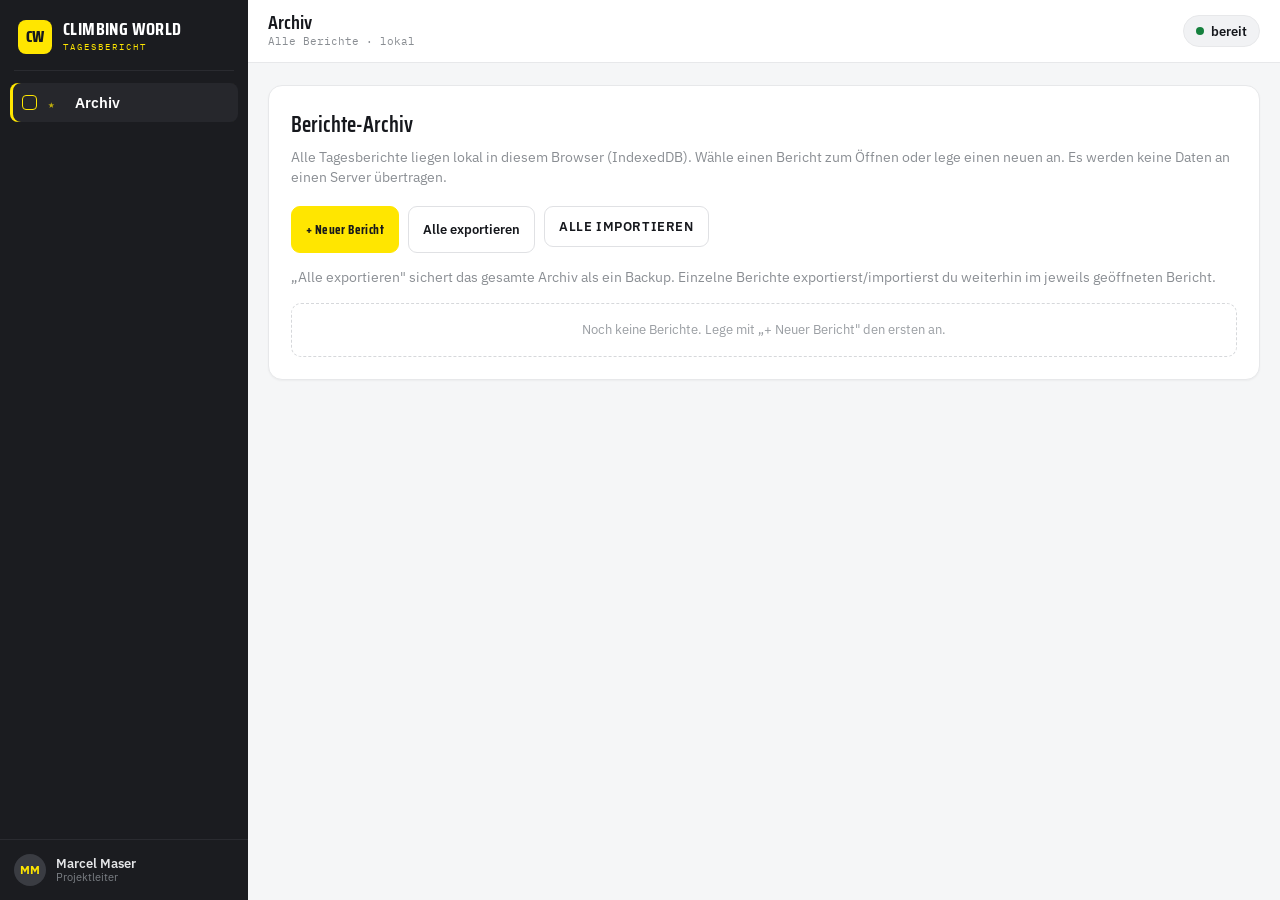
<file: tagesbericht/index.html>
<!doctype html>
<html lang="de">
<head>
  <meta charset="utf-8" />
  <meta name="viewport" content="width=device-width, initial-scale=1" />
  <title>Bau-Tagesbericht · Climbing World</title>
  <link rel="manifest" href="manifest.webmanifest" />
  <meta name="theme-color" content="#1b1c20" />
  <link rel="icon" href="icons/icon.svg" type="image/svg+xml" />
  <link rel="apple-touch-icon" href="icons/icon.svg" />
  <!-- Werkstatt-Schriften von Google Fonts. Progressive Enhancement: display=swap +
       System-Font-Fallback in jedem Font-Stack -> offline bleibt das Layout intakt. -->
  <link rel="preconnect" href="https://fonts.googleapis.com">
  <link rel="preconnect" href="https://fonts.gstatic.com" crossorigin>
  <link href="https://fonts.googleapis.com/css2?family=Saira+Condensed:wght@500;600;700;800&family=IBM+Plex+Sans:wght@400;500;600;700&family=IBM+Plex+Mono:wght@400;500;600&display=swap" rel="stylesheet">
  <style>
    :root{
      --bg:#f5f6f7; --card:#fff; --line:#e7e8ea; --line2:#e0e1e4;
      --ink:#16181d; --muted:#8a8e93; --muted2:#9a9ea3;
      --accent:#FFE600; --dark:#1b1c20; --dark2:#26272c;
      --ok:#15803d; --warn:#b45309; --danger:#b91c1c;
      --mono:'IBM Plex Mono',ui-monospace,'SFMono-Regular',Menlo,monospace;
      --head:'Saira Condensed','Arial Narrow',system-ui,sans-serif;
      --sans:'IBM Plex Sans',system-ui,-apple-system,'Segoe UI',sans-serif;
      --radius:14px;
    }
    *{box-sizing:border-box}
    html,body{margin:0}
    body{background:var(--bg);color:var(--ink);font-family:var(--sans);-webkit-font-smoothing:antialiased;line-height:1.5}
    ::placeholder{color:#aeb2b7}
    h2,h3{margin:0}
    .app{display:flex;min-height:100vh}

    /* ---- Sidebar (Desktop) ---- */
    .sidebar{width:248px;background:var(--dark);position:sticky;top:0;height:100vh;display:flex;flex-direction:column;flex-shrink:0;z-index:5}
    .logo{display:flex;align-items:center;gap:11px;padding:20px 18px 16px}
    .logo .badge{width:34px;height:34px;background:var(--accent);border-radius:8px;display:flex;align-items:center;justify-content:center;font-family:var(--head);font-weight:800;font-size:16px;color:var(--ink);flex-shrink:0}
    .logo .brand{font-family:var(--head);font-weight:700;font-size:18px;color:#fff;letter-spacing:.4px;line-height:1.1;white-space:nowrap}
    .logo .tool{font-family:var(--mono);font-size:9px;letter-spacing:2px;color:var(--accent)}
    .s-div{height:1px;background:#2a2b30;margin:0 14px 8px}
    #navList{display:flex;flex-direction:column;padding:2px 10px;gap:2px;overflow-y:auto}
    .snav,.snav-archiv{display:flex;align-items:center;gap:11px;padding:10px 12px;border:none;border-radius:8px;cursor:pointer;font-family:var(--sans);font-size:14.5px;width:100%;text-align:left;background:transparent;color:#a6a9ad;font-weight:500}
    .snav-archiv{margin:4px 10px 2px;width:auto}
    .snav .no{font-family:var(--mono);font-size:10px;opacity:.6;width:16px;text-align:left}
    .snav-archiv .no{font-family:var(--mono);font-size:11px;opacity:.7;width:16px;color:var(--accent)}
    .snav .dot,.snav-archiv .dot{width:15px;height:15px;border-radius:4px;flex-shrink:0;border:1.5px solid #4a4d52}
    .snav:hover,.snav-archiv:hover{color:#e4e5e7}
    .snav.active,.snav-archiv.active{background:var(--dark2);color:#fff;box-shadow:inset 3px 0 var(--accent);font-weight:600}
    .snav.active .dot,.snav-archiv.active .dot{border-color:var(--accent)}
    .s-foot{margin-top:auto;padding:14px;display:flex;align-items:center;gap:10px;border-top:1px solid #2a2b30}
    .s-foot .av{width:32px;height:32px;border-radius:50%;background:#3a3c42;display:flex;align-items:center;justify-content:center;font-size:12px;font-weight:700;color:var(--accent);flex-shrink:0}

    /* ---- Main / Topbar ---- */
    .main{flex:1;min-width:0;display:flex;flex-direction:column}
    .topbar{position:sticky;top:0;z-index:8;background:rgba(255,255,255,.92);backdrop-filter:blur(8px);border-bottom:1px solid var(--line)}
    .topbar-row{display:flex;align-items:center;justify-content:space-between;gap:14px;padding:0 20px;height:62px}
    .ybar{width:4px;height:30px;background:var(--accent);border-radius:2px;flex-shrink:0}
    .top-title{font-family:var(--head);font-weight:600;font-size:20px;line-height:1;color:var(--ink)}
    .top-sub{font-family:var(--mono);font-size:10.5px;color:var(--muted);margin-top:2px;white-space:nowrap;overflow:hidden;text-overflow:ellipsis}
    .save-chip{display:flex;align-items:center;gap:7px;background:#f1f2f4;border:1px solid var(--line);border-radius:99px;padding:6px 12px;flex-shrink:0}
    .save-chip .dot{width:8px;height:8px;border-radius:50%;background:var(--ok)}
    .save-chip #saveState{font-size:12.5px;font-weight:600;color:var(--ink)}
    .pillbar{display:flex;gap:6px;overflow-x:auto;padding:0 14px 11px}
    #tabs{display:contents}
    .pill-tab{border:1px solid var(--line2);background:#fff;color:var(--ink);font-weight:600;font-size:13px;padding:8px 13px;border-radius:99px;cursor:pointer;white-space:nowrap;flex-shrink:0;font-family:var(--sans)}
    .pill-tab.active{border-color:var(--accent);background:var(--accent)}

    main{flex:1;width:100%;max-width:1080px;margin:0 auto;padding:22px 20px 96px}
    section{display:none}.visible{display:block}

    /* ---- Cards / Forms ---- */
    .card{background:var(--card);border:1px solid var(--line);border-radius:var(--radius);padding:22px;margin-bottom:18px;box-shadow:0 1px 2px rgba(16,18,25,.04)}
    .sec-head{display:flex;align-items:center;gap:11px;margin-bottom:6px}
    .sec-no{font-family:var(--mono);font-size:12px;color:var(--ink);background:var(--accent);padding:3px 8px;border-radius:6px;font-weight:600}
    .card h2{font-family:var(--head);font-weight:600;font-size:22px;color:var(--ink)}
    .card h3{font-family:var(--head);font-weight:600;font-size:17px;color:var(--ink);margin:22px 0 12px}
    .hint{margin:0 0 18px;color:var(--muted);font-size:13.5px}
    label{display:block;font-family:var(--mono);font-size:10px;font-weight:500;letter-spacing:.6px;text-transform:uppercase;color:var(--muted);margin-bottom:6px}
    input,textarea,select{width:100%;border:1px solid var(--line2);border-radius:9px;padding:11px 12px;font:inherit;font-size:14px;color:var(--ink);background:#fff;outline:none}
    textarea{min-height:96px;resize:vertical;line-height:1.5}
    input:focus,textarea:focus,select:focus{border-color:var(--accent);box-shadow:0 0 0 3px #fff3a8}
    .grid{display:grid;grid-template-columns:repeat(12,1fr);gap:14px}
    .col-12{grid-column:span 12}.col-8{grid-column:span 8}.col-6{grid-column:span 6}.col-4{grid-column:span 4}.col-3{grid-column:span 3}
    .field{margin-top:14px}

    /* ---- Buttons ---- */
    .btn{border:1px solid var(--line2);background:#fff;color:var(--ink);font-weight:600;font-size:13px;padding:10px 14px;border-radius:9px;cursor:pointer;font-family:var(--sans)}
    .btn:hover{border-color:var(--accent)}
    .btn.accent{background:var(--accent);border-color:var(--accent);color:var(--ink);font-family:var(--head);font-weight:700;letter-spacing:.4px}
    .btn.dark{background:var(--ink);border-color:var(--ink);color:#fff;display:inline-flex;align-items:center;gap:7px}
    .btn.dark:hover{background:#000;border-color:#000}.btn.dark .sq{width:7px;height:7px;background:var(--accent);border-radius:2px}
    .btn.ok{background:#e7f6ec;border-color:#e7f6ec;color:var(--ok)}
    .btn.danger{background:#fef2f2;border-color:#fef2f2;color:#b91c1c}
    .actions{display:flex;flex-wrap:wrap;gap:9px;margin:0}
    .row-actions{display:flex;gap:8px;flex-wrap:wrap}
    .fileinput{display:none}

    /* ---- EditTable (Desktop = Tabelle, Mobil = Karten) ---- */
    .et-wide{overflow-x:auto;border:1px solid #eceef0;border-radius:10px}
    .et-wide table{width:100%;border-collapse:collapse;min-width:560px}
    .et-wide th{text-align:left;font-family:var(--mono);font-size:10px;font-weight:500;letter-spacing:.6px;text-transform:uppercase;color:var(--muted2);padding:11px 12px;border-bottom:1px solid var(--line);white-space:nowrap;background:#fafbfc}
    .et-wide td{padding:0;vertical-align:top;border-right:1px solid #f4f5f6;border-bottom:1px solid #f0f1f3}
    .et-wide td:last-child{border-right:none}
    .et-wide td input,.et-wide td textarea,.et-wide td select{border:none;background:transparent;border-radius:0;font-size:13.5px;color:#23262b;padding:11px 12px}
    .et-wide td textarea{min-height:44px;line-height:1.45}
    .et-wide td input:focus,.et-wide td textarea:focus,.et-wide td select:focus{box-shadow:none;background:#fffbe2}
    .et-actcol{width:46px;background:#fafbfc}
    .et-del{border:none;background:transparent;color:#c0392b;cursor:pointer;font-size:14px;width:28px;height:28px;border-radius:7px;line-height:1}
    .et-del:hover{background:#fef2f2}
    .et-narrow{display:none;flex-direction:column;gap:10px}
    .et-card{border:1px solid var(--line);border-radius:12px;background:#fff;padding:13px;display:flex;flex-direction:column;gap:10px}
    .et-card .et-f{display:flex;flex-direction:column;gap:4px}
    .et-col{font-family:var(--mono);font-size:9.5px;letter-spacing:.5px;text-transform:uppercase;color:var(--muted2)}
    .et-card input,.et-card textarea,.et-card select{border:1px solid var(--line2);border-radius:8px}
    .et-empty{padding:16px;text-align:center;color:var(--muted2);font-size:13px;border:1px dashed #d6d8db;border-radius:10px}
    .btn-del{border:none;background:#fef2f2;color:#b91c1c;font-size:12px;font-weight:600;padding:7px 12px;border-radius:8px;cursor:pointer}
    .et-add{margin-top:11px}

    /* ---- Checklist ---- */
    .checklist{display:grid;grid-template-columns:1fr 1fr;gap:10px}
    .ck{display:flex;gap:11px;align-items:flex-start;border:1px solid var(--line);background:#fff;border-radius:12px;padding:13px;cursor:pointer}
    .ck.on{border-color:var(--accent);background:#fffdf0}
    .ck input{width:18px;height:18px;margin-top:2px;accent-color:var(--accent);flex-shrink:0;cursor:pointer}
    .ck-t{font-weight:600;font-size:14px;color:var(--ink)}
    .ck small{display:block;font-size:12.5px;color:#7b7f84;margin-top:2px;line-height:1.4}

    /* ---- Photos ---- */
    .photo-list{display:grid;grid-template-columns:repeat(auto-fill,minmax(200px,1fr));gap:14px}
    .ph{border:1px solid var(--line);border-radius:12px;overflow:hidden;background:#fff;display:flex;flex-direction:column}
    .ph-img{aspect-ratio:4/3;background:#f1f2f4;position:relative}
    .ph-img img{width:100%;height:100%;object-fit:cover;display:block}
    .ph-no{position:absolute;top:8px;left:8px;background:rgba(22,24,29,.82);color:#fff;font-family:var(--mono);font-size:10px;padding:3px 7px;border-radius:6px}
    .ph-body{padding:10px}
    .ph-name{font-family:var(--mono);font-size:10px;color:var(--muted2);margin-bottom:7px;white-space:nowrap;overflow:hidden;text-overflow:ellipsis}
    .ph-empty{border:1.5px dashed #d6d8db;border-radius:12px;padding:34px;text-align:center;color:var(--muted2)}
    .ph-empty b{display:block;font-family:var(--head);font-size:18px;color:#7b7f84;font-weight:600}

    /* ---- Signatures ---- */
    .sig-line{height:46px;border-bottom:1.5px solid #c7c9cd;margin-top:14px}
    .sig-cap{font-family:var(--mono);font-size:9.5px;text-transform:uppercase;letter-spacing:.5px;color:var(--muted2);margin-top:6px}

    /* ---- Dashboard ---- */
    .stat-grid{display:grid;gap:14px;grid-template-columns:repeat(4,1fr)}
    .stat{background:#fff;border:1px solid var(--line);border-radius:14px;padding:16px 17px}
    .stat .k{font-family:var(--mono);font-size:10px;letter-spacing:1px;text-transform:uppercase;color:var(--muted);margin-bottom:9px}
    .stat .v{font-family:var(--head);font-weight:700;font-size:32px;color:var(--ink);line-height:1}
    .stat .sub{font-size:12px;color:#6b7076;margin-top:11px}
    .stat.dark{background:var(--dark);border-color:var(--dark)}
    .stat.dark .k{color:#9a9ea3}.stat.dark .v{color:#fff;font-size:24px;display:flex;align-items:center;gap:8px}
    .stat.dark .v::before{content:"";width:9px;height:9px;border-radius:50%;background:#52d27e}
    .bar{height:6px;background:#eef0f2;border-radius:99px;margin-top:11px;overflow:hidden}
    .bar>span{display:block;height:100%;background:var(--accent);border-radius:99px}
    .dash-grid{display:grid;gap:18px;grid-template-columns:1.4fr 1fr;margin-top:18px}
    .dash-h{display:flex;align-items:center;justify-content:space-between;margin-bottom:14px}
    .v-big{font-family:var(--head);font-weight:700;font-size:44px;line-height:1;color:var(--ink)}
    .kv{display:flex;justify-content:space-between;gap:14px;padding:9px 0;border-bottom:1px solid #f0f1f3}
    .kv .k{font-family:var(--mono);font-size:10.5px;text-transform:uppercase;letter-spacing:.5px;color:var(--muted2)}
    .kv .v{font-size:13.5px;font-weight:600;text-align:right}
    .photo-prev{display:grid;grid-template-columns:repeat(auto-fill,minmax(150px,1fr));gap:10px}
    .pp{border-radius:10px;overflow:hidden;border:1px solid var(--line);aspect-ratio:4/3;background:#f1f2f4}
    .pp img{width:100%;height:100%;object-fit:cover;display:block}

    /* ---- Archiv ---- */
    .archiv-item{display:flex;justify-content:space-between;align-items:center;gap:12px;flex-wrap:wrap;border:1px solid var(--line);border-radius:12px;padding:13px 15px;margin-bottom:10px;background:#fff}
    .archiv-item.current{border-color:var(--accent);box-shadow:0 0 0 2px #fff3a8}
    .archiv-meta b{font-family:var(--head);font-weight:700;font-size:17px}
    .pill{display:inline-block;border:1px solid var(--line);border-radius:999px;padding:3px 9px;background:#f9fafb;font-family:var(--mono);font-size:11px;color:#374151}

    /* ---- Toolbar ---- */
    .toolbar{position:sticky;bottom:0;z-index:8;background:rgba(255,255,255,.94);backdrop-filter:blur(8px);border-top:1px solid var(--line)}
    .toolbar-row{display:flex;align-items:center;justify-content:space-between;gap:12px;max-width:1080px;margin:0 auto;padding:11px 20px;flex-wrap:wrap}
    .toolbar small{font-size:12px;color:var(--muted);font-family:var(--mono)}

    /* ---- Print ---- */
    .print-head{display:none}
    @media(max-width:879px){
      .sidebar{display:none}
      .grid{grid-template-columns:1fr}.col-12,.col-8,.col-6,.col-4,.col-3{grid-column:span 1}
      .stat-grid{grid-template-columns:1fr 1fr}.dash-grid{grid-template-columns:1fr}
      .checklist{grid-template-columns:1fr}
      .et-wide{display:none}.et-narrow{display:flex}
    }
    @media(min-width:880px){ .pillbar,.ybar{display:none} }
    @media print{
      .sidebar,.topbar,.toolbar,.no-print,.chrome{display:none!important}
      .app{display:block}
      body{background:#fff;color:#000}
      main{max-width:none;margin:0;padding:0 16px}
      #archiv,#uebersicht{display:none!important}
      .psection{display:block!important;margin-bottom:14px}
      .card{box-shadow:none;border:1px solid #c9cbce;border-radius:6px;break-inside:avoid;padding:12px;margin-bottom:10px}
      .et-wide{display:block;overflow:visible;border-color:#c9cbce}.et-wide table{min-width:0}.et-narrow{display:none}
      input,textarea,select{font-size:11.5px;color:#111;border-color:#d6d8db}
      .checklist{grid-template-columns:1fr 1fr}
      .print-head{display:block!important;border-bottom:2px solid #111;padding-bottom:10px;margin-bottom:14px}
      .print-head .ph-row{display:flex;justify-content:space-between;align-items:flex-end}
      .print-head .ph-title{font-family:var(--head);font-weight:700;font-size:24px}
      .print-head .ph-proj{font-size:12px;color:#333}
      .print-head .ph-meta{text-align:right;font-size:12px;color:#333}
    }
  </style>
</head>
<body>
<div class="app">
  <aside class="sidebar chrome">
    <div class="logo">
      <div class="badge">CW</div>
      <div><div class="brand">CLIMBING WORLD</div><div class="tool">TAGESBERICHT</div></div>
    </div>
    <div class="s-div"></div>
    <button class="snav-archiv" data-id="archiv" onclick="showArchive()"><span class="dot"></span><span class="no">★</span><span style="flex:1;text-align:left">Archiv</span></button>
    <nav id="navList"></nav>
    <div class="s-foot">
      <div class="av">MM</div>
      <div style="line-height:1.2;min-width:0"><div style="color:#e4e5e7;font-size:13px;font-weight:600">Marcel Maser</div><div style="color:#7b7f84;font-size:11px">Projektleiter</div></div>
    </div>
  </aside>

  <div class="main">
    <header class="topbar chrome">
      <div class="topbar-row">
        <div style="display:flex;align-items:center;gap:13px;min-width:0">
          <div class="ybar"></div>
          <div style="min-width:0">
            <div class="top-title" id="topTitle">Archiv</div>
            <div class="top-sub" id="topSub">Alle Berichte · lokal</div>
          </div>
        </div>
        <div class="save-chip"><span class="dot"></span><span id="saveState">bereit</span></div>
      </div>
      <div class="pillbar">
        <button class="pill-tab" data-id="archiv" onclick="showArchive()">Archiv</button>
        <span id="tabs"></span>
      </div>
    </header>

    <main>
      <div class="print-head" id="printHead"></div>

      <!-- ARCHIV -->
      <section id="archiv" class="visible no-print">
        <div class="card">
          <div class="sec-head"><h2>Berichte-Archiv</h2></div>
          <p class="hint">Alle Tagesberichte liegen lokal in diesem Browser (IndexedDB). Wähle einen Bericht zum Öffnen oder lege einen neuen an. Es werden keine Daten an einen Server übertragen.</p>
          <div class="actions">
            <button class="btn accent" onclick="newReport()">+ Neuer Bericht</button>
            <button class="btn" onclick="exportAll()">Alle exportieren</button>
            <label class="btn" for="importAllInput">Alle importieren</label><input id="importAllInput" class="fileinput" type="file" accept="application/json">
          </div>
          <p class="hint" style="margin:14px 0 0">„Alle exportieren" sichert das gesamte Archiv als ein Backup. Einzelne Berichte exportierst/importierst du weiterhin im jeweils geöffneten Bericht.</p>
          <div id="archivList" style="margin-top:16px"></div>
        </div>
      </section>

      <!-- ÜBERSICHT (Dashboard, dynamisch) -->
      <section id="uebersicht" class="no-print"></section>

      <!-- 01 BASISDATEN -->
      <section id="basis" class="psection">
        <div class="card">
          <div class="sec-head"><span class="sec-no">01</span><h2>Basisdaten</h2></div>
          <p class="hint">Diese Angaben erscheinen im Kopf des druckbaren Protokolls.</p>
          <div class="grid">
            <div class="col-6"><label>Projekt / Baustelle</label><input data-key="projekt" placeholder="z. B. Neubau Lagerhalle Muster GmbH"></div>
            <div class="col-3"><label>Berichtsdatum</label><input type="date" data-key="datum"></div>
            <div class="col-3"><label>Berichts-Nr.</label><input data-key="berichtNr" placeholder="2026-001"></div>
            <div class="col-6"><label>Auftraggeber</label><input data-key="auftraggeber"></div>
            <div class="col-6"><label>Auftragnehmer</label><input data-key="auftragnehmer"></div>
            <div class="col-4"><label>Bauleiter / Verantwortlicher</label><input data-key="bauleiter"></div>
            <div class="col-4"><label>Arbeitszeit von</label><input type="time" data-key="zeitVon"></div>
            <div class="col-4"><label>Arbeitszeit bis</label><input type="time" data-key="zeitBis"></div>
            <div class="col-12"><label>Ort / Bauteil / Bereich</label><input data-key="bereich" placeholder="z. B. Achse A–C, EG, Dachfläche, Regalreihe 4–6"></div>
            <div class="col-12"><label>Kurzbeschreibung des Tages</label><textarea data-key="kurzbeschreibung" placeholder="Zusammenfassung der wesentlichen Arbeiten und Ereignisse"></textarea></div>
          </div>
        </div>
      </section>

      <!-- 02 WETTER -->
      <section id="wetter" class="psection">
        <div class="card">
          <div class="sec-head"><span class="sec-no">02</span><h2>Wetter &amp; äußere Bedingungen</h2></div>
          <div data-table="wetter"></div>
          <div class="et-add no-print"><button class="btn" onclick="addRow('wetter')">+ Wetterzeile</button></div>
          <div class="field"><label>Bemerkungen zum Wetter</label><textarea data-key="wetterBemerkung"></textarea></div>
        </div>
      </section>

      <!-- 03 PERSONAL -->
      <section id="personal" class="psection">
        <div class="card">
          <div class="sec-head"><span class="sec-no">03</span><h2>Personal auf der Baustelle</h2></div>
          <div data-table="personal"></div>
          <div class="et-add no-print"><button class="btn" onclick="addRow('personal')">+ Personalzeile</button></div>
        </div>
      </section>

      <!-- 04 ARBEITEN -->
      <section id="arbeiten" class="psection">
        <div class="card">
          <div class="sec-head"><span class="sec-no">04</span><h2>Ausgeführte Arbeiten</h2></div>
          <div data-table="arbeiten"></div>
          <div class="et-add no-print"><button class="btn" onclick="addRow('arbeiten')">+ Arbeit hinzufügen</button></div>
          <div class="field"><label>Detaillierte Beschreibung</label><textarea data-key="arbeitenDetail"></textarea></div>
        </div>
      </section>

      <!-- 05 GERÄTE & MATERIAL -->
      <section id="geraete" class="psection">
        <div class="card">
          <div class="sec-head"><span class="sec-no">05</span><h2>Geräte, Maschinen &amp; Fahrzeuge</h2></div>
          <div data-table="geraete"></div>
          <div class="et-add no-print"><button class="btn" onclick="addRow('geraete')">+ Gerät hinzufügen</button></div>
        </div>
        <div class="card">
          <div class="sec-head"><span class="sec-no">06</span><h2>Materiallieferungen</h2></div>
          <div data-table="material"></div>
          <div class="et-add no-print"><button class="btn" onclick="addRow('material')">+ Material hinzufügen</button></div>
        </div>
      </section>

      <!-- 06 VORKOMMNISSE -->
      <section id="vorkommnisse" class="psection">
        <div class="card">
          <div class="sec-head"><span class="sec-no">07</span><h2>Besondere Vorkommnisse</h2></div>
          <div data-table="vorkommnisse"></div>
          <div class="et-add no-print"><button class="btn" onclick="addRow('vorkommnisse')">+ Vorkommnis hinzufügen</button></div>
          <h3>Behinderungen / Stillstand</h3>
          <div data-table="behinderung"></div>
          <div class="et-add no-print"><button class="btn" onclick="addRow('behinderung')">+ Behinderung hinzufügen</button></div>
        </div>
      </section>

      <!-- 07 SICHERHEIT -->
      <section id="sicherheit" class="psection">
        <div class="card">
          <div class="sec-head"><span class="sec-no">08</span><h2>Arbeitssicherheit</h2></div>
          <p class="hint">Checkliste für die tägliche Sicherheitskontrolle und Unterweisung.</p>
          <div class="checklist" id="safetyChecklist"></div>
          <h3>Prüfungen / Abnahmen / Freigaben</h3>
          <div data-table="pruefungen"></div>
          <div class="et-add no-print"><button class="btn" onclick="addRow('pruefungen')">+ Prüfung hinzufügen</button></div>
          <div class="field"><label>Bemerkungen zur Arbeitssicherheit</label><textarea data-key="sicherheitBemerkung"></textarea></div>
        </div>
      </section>

      <!-- 08 FOTOS -->
      <section id="fotos" class="psection">
        <div class="card">
          <div class="sec-head"><span class="sec-no">09</span><h2>Fotos &amp; Anlagen</h2></div>
          <p class="hint">Fotos werden lokal im Browser gespeichert (vor dem Ablegen automatisch verkleinert). Bei sehr vielen großen Bildern besser nur Dateinamen erfassen.</p>
          <div class="no-print" style="margin-bottom:16px">
            <input id="photoInput" class="fileinput" type="file" accept="image/*" multiple>
            <label class="btn accent" for="photoInput">+ FOTOS HINZUFÜGEN</label>
          </div>
          <div class="photo-list" id="photoList"></div>
          <h3>Anlagen / Dateiverweise</h3>
          <div data-table="anlagen"></div>
          <div class="et-add no-print"><button class="btn" onclick="addRow('anlagen')">+ Anlage hinzufügen</button></div>
        </div>
      </section>

      <!-- 09 NÄCHSTER TAG -->
      <section id="morgen" class="psection">
        <div class="card">
          <div class="sec-head"><span class="sec-no">10</span><h2>Arbeiten für den nächsten Tag</h2></div>
          <div data-table="morgen"></div>
          <div class="et-add no-print"><button class="btn" onclick="addRow('morgen')">+ Planung hinzufügen</button></div>
          <div class="field"><label>Zusätzliche Hinweise</label><textarea data-key="morgenHinweise"></textarea></div>
        </div>
        <div class="card">
          <div class="sec-head"><span class="sec-no">11</span><h2>Unterschriften</h2></div>
          <div class="grid">
            <div class="col-6"><label>Erstellt durch</label><input data-key="unterschriftErsteller"><div class="sig-line"></div><div class="sig-cap">Datum, Unterschrift</div></div>
            <div class="col-6"><label>Zur Kenntnis genommen durch</label><input data-key="unterschriftAg"><div class="sig-line"></div><div class="sig-cap">Datum, Unterschrift</div></div>
          </div>
        </div>
      </section>
    </main>

    <div class="toolbar chrome" id="toolbar">
      <div class="toolbar-row">
        <small>Auto-Speichern aktiv · lokal</small>
        <div class="actions">
          <button class="btn ok" onclick="saveNow()">Speichern</button>
          <button class="btn dark" onclick="window.print()"><span class="sq"></span>Drucken / PDF</button>
          <button class="btn" onclick="exportJson()">JSON exportieren</button>
          <label class="btn" for="importInput">JSON importieren</label><input id="importInput" class="fileinput" type="file" accept="application/json">
          <button class="btn danger" onclick="resetAll()">Leeren</button>
        </div>
      </div>
    </div>
  </div>
</div>

<script>
const STORE_KEY = 'bau-tagesbericht-v1';
const navItems = [
  ['uebersicht','Übersicht','00'],['basis','Basisdaten','01'],['wetter','Wetter','02'],['personal','Personal','03'],
  ['arbeiten','Arbeiten','04'],['geraete','Geräte & Material','05'],['vorkommnisse','Vorkommnisse','06'],
  ['sicherheit','Sicherheit','07'],['fotos','Fotos','08'],['morgen','Nächster Tag','09']
];
const tableDefs = {
  wetter:['Uhrzeit','Wetter','Temperatur','Wind','Niederschlag','Auswirkungen'],
  personal:['Firma / Gewerk','Anzahl Personen','Arbeitszeit','Tätigkeit'],
  arbeiten:['Bereich / Bauteil','Tätigkeit','Menge / Einheit','Status'],
  geraete:['Gerät / Maschine','Anzahl','Einsatzzeit','Bemerkung'],
  material:['Material','Menge','Lieferschein-Nr.','Lieferant','Bemerkung'],
  vorkommnisse:['Thema','Beschreibung','Maßnahme / Verantwortlich'],
  behinderung:['Zeitraum','Ursache','Betroffener Bereich','Auswirkung','Gemeldet an'],
  pruefungen:['Prüfung / Abnahme','Bereich','Ergebnis','Durchgeführt von'],
  anlagen:['Nr.','Beschreibung','Dateiname / Verweis'],
  morgen:['Geplante Arbeit','Bereich','Voraussetzung / Hinweis']
};
const safetyItems = [
  ['unterweisung','Unterweisung durchgeführt','Tagesaktuelle Einweisung und Arbeitsbesprechung dokumentiert.'],
  ['psa','PSA getragen','Helm, Sicherheitsschuhe, Warnkleidung, Absturzschutz falls erforderlich.'],
  ['absperrung','Absperrungen vorhanden','Gefahrenbereiche sichtbar und wirksam gesichert.'],
  ['rettungswege','Rettungswege frei','Flucht- und Rettungswege nicht verstellt.'],
  ['freigaben','Gefährliche Arbeiten freigegeben','z. B. Heißarbeiten, Kranarbeiten, Arbeiten in Höhen.'],
  ['mangel','Mängel geprüft','Mängel, Schäden oder Beinaheunfälle dokumentiert.'],
  ['erstehilfe','Erste Hilfe erreichbar','Ersthelfer, Verbandkasten und Notrufkette bekannt.'],
  ['ordnung','Ordnung und Sauberkeit','Stolperstellen, Abfälle und lose Materialien beseitigt.']
];
let state = { fields:{}, tables:{}, checks:{}, photos:[] };
let currentId = null;            // ID des gerade geöffneten Berichts (null = Übersicht)
let mode = 'archive';
let activeId = 'archiv';

/* ---- IndexedDB-Schicht: ein Object-Store „berichte“, keyPath „id“ (unverändert) ---- */
const DB_NAME='bau-tagesbericht', DB_VERSION=1, STORE='berichte';
let dbPromise=null;
function openDB(){
  if(dbPromise) return dbPromise;
  dbPromise = new Promise((resolve,reject)=>{
    const req = indexedDB.open(DB_NAME, DB_VERSION);
    req.onupgradeneeded = ()=>{ const db=req.result; if(!db.objectStoreNames.contains(STORE)) db.createObjectStore(STORE,{keyPath:'id'}); };
    req.onsuccess = ()=>resolve(req.result);
    req.onerror = ()=>reject(req.error);
  });
  return dbPromise;
}
function idbPut(rec){ return openDB().then(db=>new Promise((res,rej)=>{ const tx=db.transaction(STORE,'readwrite'); tx.objectStore(STORE).put(rec); tx.oncomplete=()=>res(); tx.onerror=()=>rej(tx.error); tx.onabort=()=>rej(tx.error||new Error('Transaktion abgebrochen')); })); }
function idbGet(id){ return openDB().then(db=>new Promise((res,rej)=>{ const r=db.transaction(STORE,'readonly').objectStore(STORE).get(id); r.onsuccess=()=>res(r.result); r.onerror=()=>rej(r.error); })); }
function idbGetAll(){ return openDB().then(db=>new Promise((res,rej)=>{ const r=db.transaction(STORE,'readonly').objectStore(STORE).getAll(); r.onsuccess=()=>res(r.result||[]); r.onerror=()=>rej(r.error); })); }
function idbDelete(id){ return openDB().then(db=>new Promise((res,rej)=>{ const tx=db.transaction(STORE,'readwrite'); tx.objectStore(STORE).delete(id); tx.oncomplete=()=>res(); tx.onerror=()=>rej(tx.error); })); }

function genId(){ return 'b-'+Date.now().toString(36)+'-'+Math.random().toString(36).slice(2,8); }
function today(){ return new Date().toISOString().slice(0,10); }
function emptyState(){ const s={fields:{datum:today()},tables:{},checks:{},photos:[]}; Object.keys(tableDefs).forEach(k=>s.tables[k]=[]); safetyItems.forEach(([id])=>s.checks[id]=false); return s; }

async function init(){
  renderNav();
  bindInputs();                  // Listener nur EINMAL setzen; sie greifen über die state-Variable auf den jeweils offenen Bericht zu
  try{ await openDB(); await migrateFromLocalStorage(); }
  catch(err){ console.error('IndexedDB nicht verfügbar:', err); }
  showArchive();
}
function renderNav(){
  document.getElementById('navList').innerHTML = navItems.map(([id,label,no])=>`<button class="snav" data-id="${id}" onclick="showTab('${id}')"><span class="dot"></span><span class="no">${no}</span><span style="flex:1;text-align:left">${label}</span></button>`).join('');
  document.getElementById('tabs').innerHTML = navItems.map(([id,label])=>`<button class="pill-tab" data-id="${id}" onclick="showTab('${id}')">${label}</button>`).join('');
}
function setVisible(el, show){ if(el) el.style.display = show ? '' : 'none'; }
function markActive(id){ document.querySelectorAll('.snav,.snav-archiv,.pill-tab').forEach(b=>b.classList.toggle('active', b.dataset.id===id)); }
function showTab(id){
  mode='editor'; activeId=id;
  document.querySelectorAll('main > section').forEach(s=>s.classList.remove('visible'));
  const sec=document.getElementById(id); if(sec) sec.classList.add('visible');
  markActive(id);
  if(id==='uebersicht') renderDashboard();
  updateTopbar(id);
  try{ window.scrollTo({top:0,behavior:'instant'}); }catch(_){ window.scrollTo(0,0); }
}
function bindInputs(){
  document.querySelectorAll('[data-key]').forEach(el=>{ el.value = state.fields[el.dataset.key] || ''; el.addEventListener('input',()=>{ state.fields[el.dataset.key]=el.value; updateTopbar(activeId); autoSave(); }); });
  document.getElementById('photoInput').addEventListener('change', handlePhotos);
  document.getElementById('importInput').addEventListener('change', importJson);
  document.getElementById('importAllInput').addEventListener('change', importJson);  // erkennt Backup vs. Einzeldatei
}
function renderAll(){ Object.keys(tableDefs).forEach(renderTable); renderChecklist(); renderPhotos(); document.querySelectorAll('[data-key]').forEach(el=>{el.value=state.fields[el.dataset.key]||''}); renderDashboard(); }

/* ---- EditTable: Desktop = Tabelle, Mobil = Karten (beide aus denselben Daten) ---- */
function renderTable(name){
  const host = document.querySelector(`[data-table="${name}"]`); if(!host) return;
  const cols = tableDefs[name]; const rows = state.tables[name] || [];
  if(!rows.length){ host.innerHTML = '<div class="et-empty">Noch keine Einträge erfasst.</div>'; return; }
  const wide = `<div class="et-wide"><table><thead><tr>${cols.map(c=>`<th>${escapeHtml(c)}</th>`).join('')}<th class="et-actcol no-print"></th></tr></thead><tbody>${
    rows.map((row,ri)=>`<tr>${cols.map((col,ci)=>`<td>${cellInput(name,ri,ci,row[ci]||'',col)}</td>`).join('')}<td class="no-print" style="text-align:center;vertical-align:middle"><button class="et-del" title="Zeile entfernen" onclick="deleteRow('${name}',${ri})">✕</button></td></tr>`).join('')
  }</tbody></table></div>`;
  const narrow = `<div class="et-narrow">${
    rows.map((row,ri)=>`<div class="et-card">${cols.map((col,ci)=>`<div class="et-f"><span class="et-col">${escapeHtml(col)}</span>${cellInput(name,ri,ci,row[ci]||'',col)}</div>`).join('')}<div class="no-print" style="text-align:right"><button class="btn-del" onclick="deleteRow('${name}',${ri})">Entfernen</button></div></div>`).join('')
  }</div>`;
  host.innerHTML = wide + narrow;
}
function cellInput(name,ri,ci,value,col){
  const val = String(value).replaceAll('&','&amp;').replaceAll('<','&lt;').replaceAll('"','&quot;');
  if(col==='Status') return `<select onchange="updateCell('${name}',${ri},${ci},this.value)"><option ${val===''?'selected':''}>—</option><option ${val==='erledigt'?'selected':''}>erledigt</option><option ${val==='teilweise'?'selected':''}>teilweise</option><option ${val==='offen'?'selected':''}>offen</option></select>`;
  if(['Beschreibung','Tätigkeit','Auswirkung','Bemerkung','Maßnahme','Voraussetzung'].some(x=>col.includes(x))) return `<textarea oninput="updateCell('${name}',${ri},${ci},this.value)">${val}</textarea>`;
  return `<input value="${val}" oninput="updateCell('${name}',${ri},${ci},this.value)">`;
}
function addRow(name){ state.tables[name].push(Array(tableDefs[name].length).fill('')); renderTable(name); autoSave(); updateStats(); }
function deleteRow(name,idx){ state.tables[name].splice(idx,1); renderTable(name); autoSave(); updateStats(); }
function updateCell(name,ri,ci,val){ state.tables[name][ri][ci]=val; autoSave(); updateStats(); }
function renderChecklist(){
  const box = document.getElementById('safetyChecklist');
  box.innerHTML = safetyItems.map(([id,title,desc])=>`<label class="ck${state.checks[id]?' on':''}"><input type="checkbox" ${state.checks[id]?'checked':''} onchange="toggleSafety('${id}',this.checked)"><div><span class="ck-t">${title}</span><small>${desc}</small></div></label>`).join('');
}
function toggleSafety(id,val){ state.checks[id]=val; renderChecklist(); autoSave(); updateStats(); }
function handlePhotos(e){
  const files=[...e.target.files];
  e.target.value='';
  files.forEach(file=>{
    const reader = new FileReader();
    reader.onload = ev => {
      // Foto vor dem Ablegen verkleinern (längste Kante max. 1280 px, JPEG ~0.7).
      shrinkImage(ev.target.result, 1280, 0.7).then(src=>{
        state.photos.push({src, name:file.name, text:''}); renderPhotos(); autoSave(); updateStats();
      }).catch(()=>{
        // Falls Verkleinern scheitert (z. B. exotisches Format): Original ablegen.
        state.photos.push({src:ev.target.result, name:file.name, text:''}); renderPhotos(); autoSave(); updateStats();
      });
    };
    reader.readAsDataURL(file);
  });
}
function shrinkImage(dataUrl, maxEdge, quality){
  return new Promise((resolve,reject)=>{
    const img = new Image();
    img.onload = ()=>{
      const scale = Math.min(1, maxEdge/Math.max(img.width, img.height)); // nie vergrößern
      const w = Math.round(img.width*scale), h = Math.round(img.height*scale);
      const canvas = document.createElement('canvas');
      canvas.width=w; canvas.height=h;
      const ctx = canvas.getContext('2d');
      ctx.fillStyle='#fff'; ctx.fillRect(0,0,w,h); // Transparenz auf Weiß flachlegen (JPEG)
      ctx.drawImage(img,0,0,w,h);
      resolve(canvas.toDataURL('image/jpeg', quality));
    };
    img.onerror = reject;
    img.src = dataUrl;
  });
}
function renderPhotos(){
  const list = document.getElementById('photoList');
  const ps = state.photos||[];
  if(!ps.length){ list.innerHTML='<div class="ph-empty"><b>Noch keine Fotos</b><div style="font-size:13px;margin-top:4px">Über „+ Fotos hinzufügen" Baustellenfotos anhängen.</div></div>'; return; }
  list.innerHTML = ps.map((p,i)=>`<div class="ph"><div class="ph-img"><img src="${p.src}" alt="${escapeHtml(p.name||'')}"><span class="ph-no">#${i+1}</span></div><div class="ph-body"><div class="ph-name">${escapeHtml(p.name||'Foto')}</div><input placeholder="Beschreibung" value="${escapeHtml(p.text||'')}" oninput="state.photos[${i}].text=this.value;autoSave();"><button class="btn-del no-print" style="margin-top:8px;width:100%" onclick="state.photos.splice(${i},1);renderPhotos();autoSave();updateStats();">Entfernen</button></div></div>`).join('');
}

/* ---- Topbar + Dashboard (Präsentation der vorhandenen Daten) ---- */
function updateTopbar(id){
  const labels={archiv:'Archiv',uebersicht:'Übersicht',basis:'Basisdaten',wetter:'Wetter',personal:'Personal',arbeiten:'Arbeiten',geraete:'Geräte & Material',vorkommnisse:'Vorkommnisse',sicherheit:'Sicherheit',fotos:'Fotos',morgen:'Nächster Tag'};
  const t=document.getElementById('topTitle'); if(t) t.textContent=labels[id]||'Tagesbericht';
  const nr=state.fields.berichtNr||'—';
  const d=state.fields.datum?state.fields.datum.split('-').reverse().join('.'):'—';
  const sub=document.getElementById('topSub');
  if(sub) sub.textContent = (id==='archiv') ? 'Alle Berichte · lokal' : ('BERICHT '+nr+' · '+d);
  const ph=document.getElementById('printHead');
  if(ph) ph.innerHTML = `<div class="ph-row"><div><div class="ph-title">BAU-TAGESBERICHT</div><div class="ph-proj">${escapeHtml(state.fields.projekt||'')}</div></div><div class="ph-meta">Bericht ${escapeHtml(nr)}<br>${escapeHtml(d)}</div></div>`;
}
function renderDashboard(){
  const host=document.getElementById('uebersicht'); if(!host) return;
  const total=safetyItems.length, done=Object.values(state.checks).filter(Boolean).length;
  const pct=total?Math.round(done/total*100):0;
  const people=(state.tables.personal||[]).reduce((s,r)=>s+(parseInt(r[1],10)||0),0);
  const issues=(state.tables.vorkommnisse||[]).filter(r=>r.some(Boolean)).length;
  const f=state.fields; const dash=v=>(v&&String(v).trim())?escapeHtml(v):'—';
  const von=f.zeitVon,bis=f.zeitBis; const az=(von&&bis)?(von+'–'+bis):(von||bis||'');
  const saveText=(document.getElementById('saveState')||{}).textContent||'bereit';
  const ps=state.photos||[]; const recent=ps.slice(-4).reverse();
  host.innerHTML = `
    <div class="stat-grid">
      <div class="stat"><div class="k">Checklisten-Fortschritt</div><div class="v">${pct}%</div><div class="bar"><span style="width:${pct}%"></span></div></div>
      <div class="stat"><div class="k">Personen gesamt</div><div class="v">${people}</div><div class="sub">auf der Baustelle</div></div>
      <div class="stat"><div class="k">Vorkommnisse</div><div class="v" style="color:${issues>0?'var(--warn)':'var(--ink)'}">${issues}</div><div class="sub">heute erfasst</div></div>
      <div class="stat dark"><div class="k">Speicherstatus</div><div class="v"><span id="dashSave">${escapeHtml(saveText)}</span></div><div class="sub" style="color:#7b7f84">lokal in diesem Browser</div></div>
    </div>
    <div class="dash-grid">
      <div class="card" style="margin:0">
        <div class="dash-h"><h3>Bericht-Eckdaten</h3><button class="btn" onclick="showTab('basis')">Bearbeiten</button></div>
        <div class="kv"><span class="k">Projekt</span><span class="v">${dash(f.projekt)}</span></div>
        <div class="kv"><span class="k">Auftraggeber</span><span class="v">${dash(f.auftraggeber)}</span></div>
        <div class="kv"><span class="k">Bauleiter</span><span class="v">${dash(f.bauleiter)}</span></div>
        <div class="kv"><span class="k">Bereich</span><span class="v">${dash(f.bereich)}</span></div>
        <div class="kv" style="border:none"><span class="k">Arbeitszeit</span><span class="v">${az?escapeHtml(az):'—'}</span></div>
      </div>
      <div class="card" style="margin:0;display:flex;flex-direction:column">
        <h3 style="margin-bottom:14px">Arbeitssicherheit</h3>
        <div class="v-big">${pct}%</div>
        <div class="bar" style="height:8px;margin:12px 0 10px"><span style="width:${pct}%"></span></div>
        <div style="font-size:13px;color:#6b7076">${done} von ${total} Punkten erledigt</div>
        <button class="btn accent" style="margin-top:16px" onclick="showTab('sicherheit')">ZUR CHECKLISTE</button>
      </div>
    </div>
    ${ps.length?`<div class="card" style="margin-top:18px"><div class="dash-h"><h3>Fotos</h3><button class="btn" onclick="showTab('fotos')">Alle ansehen</button></div><div class="photo-prev">${recent.map(p=>`<div class="pp"><img src="${p.src}" alt="${escapeHtml(p.name||'')}"></div>`).join('')}</div></div>`:''}
  `;
}
function updateStats(){ renderDashboard(); updateTopbar(activeId); }

let saveErrorShown=false, saveStateTimer, autoSaveTimer;
function setSave(text,isError){
  ['saveState','dashSave'].forEach(id=>{ const el=document.getElementById(id); if(!el) return; el.textContent=text; el.style.color = isError ? 'var(--danger)' : (id==='dashSave' ? '#fff' : ''); });
}
/* Zentraler Speicherpfad – schreibt den offenen Bericht nach IndexedDB.
   try/catch (Promise-.catch) bleibt: IndexedDB kann volllaufen oder blockiert sein. */
function persist(){
  if(!currentId) return Promise.resolve(false);   // nichts geöffnet → nichts zu speichern
  const rec = { id: currentId, updatedAt: Date.now(), schema: 1, state };
  return idbPut(rec).then(()=>{
    clearTimeout(saveStateTimer);
    setSave('gespeichert', false);
    saveErrorShown=false;
    saveStateTimer=setTimeout(()=>{ const c=document.getElementById('saveState'); if(c&&c.textContent==='gespeichert') setSave('bereit', false); },900);
    return true;
  }).catch(err=>{
    console.error('Speichern fehlgeschlagen:', err);
    clearTimeout(saveStateTimer);
    setSave('NICHT gespeichert – Speicher voll', true);
    if(!saveErrorShown){
      saveErrorShown=true;
      alert('Speichern fehlgeschlagen: Der lokale Datenspeicher (IndexedDB) konnte nicht beschrieben werden – möglicherweise voll oder im privaten Modus blockiert.\n\nBitte jetzt:\n• „JSON exportieren“ drücken, damit nichts verloren geht.\n• Große oder mehrere Fotos entfernen.\n\nDie letzten Änderungen sind sonst NICHT dauerhaft gesichert.');
    }
    return false;
  });
}
// Tippen entkoppeln: IndexedDB nicht bei jedem Tastendruck (mit ggf. großen Fotos) schreiben.
function autoSave(){ clearTimeout(autoSaveTimer); autoSaveTimer=setTimeout(()=>persist(),500); }
function saveNow(){ clearTimeout(autoSaveTimer); persist().then(ok=>{ if(ok) alert('Tagesbericht wurde lokal gespeichert.'); }); }

/* ---- Archiv / Übersicht ---- */
function showArchive(){
  clearTimeout(autoSaveTimer); if(currentId) persist();   // offenen Stand sichern, bevor wir wechseln
  mode='archive'; activeId='archiv';
  document.querySelectorAll('main > section').forEach(s=>s.classList.remove('visible'));
  document.getElementById('archiv').classList.add('visible');
  setVisible(document.getElementById('navList'), false);
  setVisible(document.getElementById('tabs'), false);
  setVisible(document.getElementById('toolbar'), false);
  markActive('archiv');
  updateTopbar('archiv');
  renderArchive();
}
function showEditor(){
  setVisible(document.getElementById('navList'), true);
  setVisible(document.getElementById('tabs'), true);
  setVisible(document.getElementById('toolbar'), true);
  showTab('uebersicht');
}
async function renderArchive(){
  let reports=[];
  try{ reports = await idbGetAll(); }catch(err){ console.error(err); }
  // Sortierung: nach Datum absteigend (neueste zuerst), bei Gleichstand nach Speicherzeit.
  reports.sort((a,b)=>{ const da=(a.state&&a.state.fields&&a.state.fields.datum)||'', db_=(b.state&&b.state.fields&&b.state.fields.datum)||''; if(da!==db_) return db_.localeCompare(da); return (b.updatedAt||0)-(a.updatedAt||0); });
  const list=document.getElementById('archivList');
  if(!reports.length){ list.innerHTML='<div class="et-empty">Noch keine Berichte. Lege mit „+ Neuer Bericht" den ersten an.</div>'; return; }
  list.innerHTML = reports.map(r=>{
    const f=(r.state&&r.state.fields)||{};
    const datum=escapeHtml(f.datum||'—');
    const projekt=escapeHtml(f.projekt||'Ohne Bauvorhaben');
    const nr=escapeHtml(f.berichtNr||'');
    const fotos=(r.state&&r.state.photos&&r.state.photos.length)||0;
    const open=currentId===r.id;
    return `<div class="archiv-item${open?' current':''}">
      <div class="archiv-meta"><b>${datum}</b> &nbsp;·&nbsp; ${projekt}${nr?` <span class="pill">Nr. ${nr}</span>`:''}${fotos?` <span class="pill">${fotos} Foto${fotos>1?'s':''}</span>`:''}${open?' <span class="pill">geöffnet</span>':''}</div>
      <div class="row-actions">
        <button class="btn accent" onclick="openReport('${r.id}')">Öffnen</button>
        <button class="btn" onclick="duplicateReport('${r.id}')">Duplizieren</button>
        <button class="btn danger" onclick="deleteReport('${r.id}')">Löschen</button>
      </div>
    </div>`;
  }).join('');
}
async function openReport(id){
  try{
    const rec=await idbGet(id);
    if(!rec){ alert('Bericht nicht gefunden.'); return renderArchive(); }
    state=rec.state; currentId=id; normalizeState();
    renderAll(); updateStats(); showEditor();
  }catch(err){ console.error(err); alert('Bericht konnte nicht geöffnet werden.'); }
}
// Gleichbleibende Kopf-/Stammdaten, die ein neuer Bericht vom letzten übernimmt.
// Tagesinhalte (Datum, Berichts-Nr., Zeiten, Bereich, Tabellen, Checks, Fotos) bleiben leer.
const STAMM_FIELDS=['projekt','auftraggeber','auftragnehmer','bauleiter'];
async function newReport(){
  const base=emptyState();                 // Datum=heute, alle Tagesinhalte leer
  try{
    const all=await idbGetAll();
    if(all.length){
      all.sort((a,b)=>(b.updatedAt||0)-(a.updatedAt||0));   // zuletzt bearbeiteter Bericht
      const last=(all[0].state&&all[0].state.fields)||{};
      STAMM_FIELDS.forEach(k=>{ if(last[k]) base.fields[k]=last[k]; });
    }
  }catch(err){ console.error(err); }
  state=base; currentId=genId();
  await persist();
  renderAll(); updateStats(); showEditor();
}
async function duplicateReport(id){
  try{
    const rec=await idbGet(id); if(!rec) return;
    const copy=JSON.parse(JSON.stringify(rec.state));   // tiefe Kopie inkl. Fotos
    await idbPut({id:genId(), updatedAt:Date.now(), schema:1, state:copy});
    renderArchive(); alert('Bericht wurde als neue Kopie angelegt.');
  }catch(err){ console.error(err); alert('Duplizieren fehlgeschlagen.'); }
}
async function deleteReport(id){
  if(!confirm('Diesen Bericht endgültig löschen? Das kann nicht rückgängig gemacht werden.')) return;
  try{ await idbDelete(id); if(currentId===id) currentId=null; renderArchive(); }
  catch(err){ console.error(err); alert('Löschen fehlgeschlagen.'); }
}

/* ---- Einmalige, nicht-destruktive Migration aus localStorage ---- */
async function migrateFromLocalStorage(){
  const MIG_FLAG='bau-tagesbericht-migrated-idb';
  if(localStorage.getItem(MIG_FLAG)==='1') return;
  let raw=null; try{ raw=localStorage.getItem(STORE_KEY); }catch(e){}
  if(!raw){ localStorage.setItem(MIG_FLAG,'1'); return; }     // nichts zu migrieren
  let old=null; try{ old=JSON.parse(raw); }catch(e){ console.warn('Alter Bericht nicht lesbar – bleibt unangetastet liegen.'); return; }
  const migrated={ fields: old.fields||{}, tables: old.tables||{}, checks: old.checks||{}, photos: old.photos||[] };
  Object.keys(tableDefs).forEach(k=>{ if(!migrated.tables[k]) migrated.tables[k]=[]; });
  const id=genId();
  await idbPut({id, updatedAt:Date.now(), schema:1, state:migrated});  // wirft bei Fehler → Flag wird NICHT gesetzt, alte Daten bleiben liegen
  const check=await idbGet(id);                                        // erst nach NACHWEISLICHEM Schreiben aufräumen
  if(check){ localStorage.setItem(MIG_FLAG,'1'); try{ localStorage.removeItem(STORE_KEY); }catch(e){} }
}
function exportJson(){
  // schema an oberster Stelle; das gespeicherte Datenmodell selbst bleibt unverändert.
  const payload = { schema:1, ...state };
  const blob = new Blob([JSON.stringify(payload,null,2)], {type:'application/json'});
  const a = document.createElement('a'); a.href=URL.createObjectURL(blob);
  const date = state.fields.datum || new Date().toISOString().slice(0,10);
  a.download = `bau-tagesbericht-${date}.json`; a.click(); URL.revokeObjectURL(a.href);
}
function normalizeState(){ state.fields ||= {}; state.tables ||= {}; state.checks ||= {}; state.photos ||= []; Object.keys(tableDefs).forEach(k=>{if(!state.tables[k]) state.tables[k]=[]}); }
// Gemeinsamer Import: unterscheidet sauber Backup-Sammeldatei vs. einzelne Berichtsdatei.
function importJson(e){
  const file=e.target.files[0]; if(!file) return;
  const reader=new FileReader(); reader.onload=async ev=>{ try{
    const parsed=JSON.parse(ev.target.result);
    if(parsed && parsed.type==='tagesbericht-backup' && Array.isArray(parsed.berichte)) await importBackup(parsed.berichte);
    else await importParsedSingle(parsed);
  } catch(err){ alert('Import fehlgeschlagen: ungültige JSON-Datei.'); } }; reader.readAsText(file); e.target.value='';
}
// Hilfsfunktion: aus einem Einzel-Payload ({schema, ...state}) einen sauberen state bauen.
function stateFromPayload(parsed){
  const { schema, ...rest } = parsed;
  const s={ fields: rest.fields||{}, tables: rest.tables||{}, checks: rest.checks||{}, photos: rest.photos||[] };
  Object.keys(tableDefs).forEach(k=>{ if(!s.tables[k]) s.tables[k]=[]; });
  return s;
}
async function importParsedSingle(parsed){
  state = stateFromPayload(parsed); normalizeState();
  currentId = genId();              // Import = NEUER Bericht im Archiv, überschreibt keinen bestehenden
  const ok = await persist();
  renderAll(); updateStats(); showEditor();
  alert(ok ? 'Import erfolgreich – als neuer Bericht im Archiv angelegt.' : 'Import geladen, aber Speichern fehlgeschlagen. Bitte Speicher prüfen und „JSON exportieren“.');
}
async function importBackup(list){
  let n=0;
  for(const entry of list){ try{ await idbPut({id:genId(), updatedAt:Date.now(), schema:1, state:stateFromPayload(entry)}); n++; }catch(err){ console.error(err); } }
  showArchive();
  alert(n+' Bericht'+(n===1?'':'e')+' aus dem Backup importiert (als neue Einträge angelegt).');
}
// Sammel-Backup: alle Berichte in EINE Datei mit klarem Wrapper.
async function exportAll(){
  let reports=[];
  try{ reports=await idbGetAll(); }catch(err){ console.error(err); }
  if(!reports.length){ alert('Es sind keine Berichte vorhanden.'); return; }
  reports.sort((a,b)=>{ const da=(a.state&&a.state.fields&&a.state.fields.datum)||'', db=(b.state&&b.state.fields&&b.state.fields.datum)||''; if(da!==db) return db.localeCompare(da); return (b.updatedAt||0)-(a.updatedAt||0); });
  const payload={ schema:1, type:'tagesbericht-backup', exportiert:new Date().toISOString(), berichte: reports.map(r=>({ schema:1, ...r.state })) };
  const blob=new Blob([JSON.stringify(payload,null,2)], {type:'application/json'});
  const a=document.createElement('a'); a.href=URL.createObjectURL(blob);
  a.download=`bau-tagesbericht-backup-${today()}.json`; a.click(); URL.revokeObjectURL(a.href);
}
function resetAll(){
  if(!currentId) return;
  if(confirm('Alle Eingaben in DIESEM Bericht wirklich löschen? (Andere Berichte im Archiv bleiben erhalten.)')){
    const keepDatum = state.fields.datum || today();
    state=emptyState(); state.fields.datum=keepDatum;
    persist(); renderAll(); updateStats();
  }
}
function escapeHtml(s){ return String(s).replaceAll('&','&amp;').replaceAll('<','&lt;').replaceAll('>','&gt;').replaceAll('"','&quot;'); }
init();
// Service Worker liegt im Projekt-Root → relativer Pfad '../sw.js' (lokal & unter /baustellen-doku/).
if('serviceWorker' in navigator){ window.addEventListener('load',()=>{ navigator.serviceWorker.register('../sw.js').catch(err=>console.warn('SW-Registrierung fehlgeschlagen:',err)); }); }
</script>
</body>
</html>
</file>
<file: gefaehrdungsbeurteilung/styles.css>
:root{
  --bg:#f5f6f7; --card:#fff; --line:#e7e8ea; --line2:#e0e1e4;
  --ink:#16181d; --muted:#8a8e93; --muted2:#9a9ea3;
  --accent:#FFE600; --dark:#1b1c20; --dark2:#26272c;
  --ok:#15803d; --warn:#b45309; --danger:#b42318;
  --mono:'IBM Plex Mono',ui-monospace,'SFMono-Regular',Menlo,monospace;
  --head:'Saira Condensed','Arial Narrow',system-ui,sans-serif;
  --sans:'IBM Plex Sans',system-ui,-apple-system,'Segoe UI',sans-serif;
}
*{box-sizing:border-box}
html,body{margin:0}
body{background:var(--bg);color:var(--ink);font-family:var(--sans);-webkit-font-smoothing:antialiased;line-height:1.5}
::placeholder{color:#aeb2b7}
.app{display:flex;min-height:100vh}

/* ---- Sidebar ---- */
.sidebar{width:248px;background:var(--dark);position:sticky;top:0;height:100vh;display:flex;flex-direction:column;flex-shrink:0;z-index:5;overflow-y:auto}
.logo{display:flex;align-items:center;gap:11px;padding:20px 18px 16px}
.logo .badge{width:34px;height:34px;background:var(--accent);border-radius:8px;display:flex;align-items:center;justify-content:center;font-family:var(--head);font-weight:800;font-size:16px;color:var(--ink);flex-shrink:0}
.logo .brand{font-family:var(--head);font-weight:700;font-size:18px;color:#fff;letter-spacing:.4px;line-height:1.1;white-space:nowrap}
.logo .tool{font-family:var(--mono);font-size:9px;letter-spacing:2px;color:var(--accent)}
.s-div{height:1px;background:#2a2b30;margin:0 14px 8px}
.snav-archiv{display:flex;align-items:center;gap:11px;margin:0 10px 6px;padding:10px 12px;border:none;border-radius:8px;cursor:pointer;font-family:var(--sans);font-size:14.5px;text-align:left;background:transparent;color:#a6a9ad;font-weight:600;width:auto}
.snav-archiv:hover,.snav-archiv.active{background:var(--dark2);color:#fff;box-shadow:inset 3px 0 var(--accent)}
.snav-archiv .star{color:var(--accent)}
#sideEditor{display:flex;flex-direction:column;padding:0 14px}
#sideEditor a{display:flex;align-items:center;gap:9px;padding:9px 12px;margin:1px 0;color:#a6a9ad;text-decoration:none;border-radius:8px;font-size:14px}
#sideEditor a:hover{background:var(--dark2);color:#fff}
.progress-card{padding:13px;border:1px solid #2a2b30;border-radius:12px;margin:10px 0 12px}
.progress-card strong{font-family:var(--mono);font-size:10px;letter-spacing:1px;text-transform:uppercase;color:#9a9ea3;font-weight:500}
.progress-bar{height:8px;border-radius:99px;background:#33353b;overflow:hidden;margin:10px 0 6px}
.progress-bar span{display:block;height:100%;width:0;background:var(--accent)}
.progress-card small{color:#a6a9ad;font-size:12px}
.s-foot{margin-top:auto;padding:14px;display:flex;align-items:center;gap:10px;border-top:1px solid #2a2b30}
.s-foot .av{width:32px;height:32px;border-radius:50%;background:#3a3c42;display:flex;align-items:center;justify-content:center;font-size:12px;font-weight:700;color:var(--accent);flex-shrink:0}
.s-foot .nm{color:#e4e5e7;font-size:13px;font-weight:600}
.s-foot .rl{color:#7b7f84;font-size:11px}

/* ---- Main / Topbar ---- */
.main{flex:1;min-width:0;display:flex;flex-direction:column}
.topbar{position:sticky;top:0;z-index:8;background:rgba(255,255,255,.92);backdrop-filter:blur(8px);border-bottom:1px solid var(--line)}
.topbar-row{display:flex;align-items:center;justify-content:space-between;gap:14px;padding:0 20px;height:62px}
.ybar{width:4px;height:30px;background:var(--accent);border-radius:2px;flex-shrink:0}
.top-title{font-family:var(--head);font-weight:600;font-size:20px;line-height:1;color:var(--ink)}
.top-sub{font-family:var(--mono);font-size:10.5px;color:var(--muted);margin-top:2px}
.save-chip{display:flex;align-items:center;gap:7px;background:#f1f2f4;border:1px solid var(--line);border-radius:99px;padding:6px 12px;flex-shrink:0}
.save-chip .dot{width:8px;height:8px;border-radius:50%;background:var(--ok)}
.save-chip span:last-child{font-size:12.5px;font-weight:600;color:var(--ink)}

/* ---- Content ---- */
main{flex:1;width:100%;max-width:1080px;margin:0 auto;padding:22px 20px 96px}
.layout{display:block}
.content{width:100%}
.card{background:var(--card);border:1px solid var(--line);border-radius:14px;padding:22px;margin-bottom:18px;box-shadow:0 1px 2px rgba(16,18,25,.04)}
h1{font-family:var(--head)}
.card h2{margin:0 0 14px;font-family:var(--head);font-weight:600;font-size:22px;color:var(--ink)}
.card h3{margin:0 0 4px;font-family:var(--head);font-weight:600;font-size:17px;color:var(--ink)}
.hint{color:var(--muted);font-size:13.5px;margin:0 0 16px}
.grid{display:grid;gap:14px}
.two{grid-template-columns:repeat(2,minmax(0,1fr))}
.four{grid-template-columns:repeat(4,minmax(0,1fr))}
label{display:grid;gap:6px;font-family:var(--mono);font-size:10px;font-weight:500;letter-spacing:.6px;text-transform:uppercase;color:var(--muted)}
input,textarea,select{width:100%;border:1px solid var(--line2);border-radius:9px;padding:11px 12px;font:var(--sans);font-family:var(--sans);font-size:14px;color:var(--ink);background:#fff;outline:none}
textarea{resize:vertical;line-height:1.5}
input:focus,textarea:focus,select:focus{border-color:var(--accent);box-shadow:0 0 0 3px #fff3a8}

/* ---- Buttons ---- */
button,.file-btn{border:1px solid var(--line2);border-radius:9px;padding:10px 14px;font-weight:600;font-size:13px;cursor:pointer;font-family:var(--sans);display:inline-flex;align-items:center;justify-content:center;gap:7px;background:#fff;color:var(--ink)}
.primary{background:var(--ink);border-color:var(--ink);color:#fff}
.primary:hover{background:#000}
.secondary{background:#fff;color:var(--ink)}
.secondary:hover{border-color:var(--accent)}
.danger{background:#fef2f2;border-color:#fef2f2;color:var(--danger)}

/* ---- Grundsatz / Hazards / Checklists ---- */
.item-row,.hazard{border:1px solid var(--line);border-radius:14px;padding:16px;margin:12px 0;background:#fff}
.item-row{display:grid;grid-template-columns:28px 1fr;gap:12px}
.check{display:flex;justify-content:center;padding-top:2px}
.check input{width:20px;height:20px;accent-color:var(--accent)}
.item-row .title{font-weight:600;font-size:14px}
.hazard-head{display:grid;grid-template-columns:28px 1fr;gap:12px;margin-bottom:14px}
.hazard-head h3{margin:0}
.hazard-head p{margin:2px 0 0;color:var(--muted);font-size:13px}
.risk-grid{margin:10px 0}
.risk-output{display:flex;gap:10px;margin:10px 0 14px;flex-wrap:wrap}
.risk-output span{border-radius:999px;padding:6px 12px;font-family:var(--mono);font-size:12px;font-weight:600;background:#eef0f2}
.risk-output .high{background:#fde7e4;color:var(--danger)}
.risk-output .medium{background:#fef0c7;color:var(--warn)}
.risk-output .low{background:#dcfae6;color:var(--ok)}
.checklist{display:grid;grid-template-columns:1fr 1fr;gap:10px;margin-bottom:8px}
.checklist label{display:flex;gap:11px;align-items:flex-start;border:1px solid var(--line);border-radius:12px;padding:12px;background:#fff;font-family:var(--sans);font-size:14px;font-weight:500;text-transform:none;letter-spacing:0;color:var(--ink);cursor:pointer}
.checklist input{width:18px;height:18px;margin-top:1px;accent-color:var(--accent);flex-shrink:0}

/* ---- Signatures ---- */
.signatures{display:grid;grid-template-columns:repeat(3,1fr);gap:18px;margin-top:30px}
.signatures span{display:block;height:56px;border-bottom:1.5px solid #c7c9cd}
.signatures p{margin:8px 0 0;font-family:var(--mono);font-size:9.5px;text-transform:uppercase;letter-spacing:.5px;color:var(--muted2)}

/* ---- Bottom Toolbar (.top-actions) ---- */
.top-actions{position:sticky;bottom:0;z-index:8;background:rgba(255,255,255,.94);backdrop-filter:blur(8px);border-top:1px solid var(--line);display:flex;gap:9px;flex-wrap:wrap;justify-content:flex-end;padding:11px 20px}

/* ---- Archiv ---- */
.archiv-view{padding:22px 20px;max-width:1080px;margin:0 auto;width:100%}
.archiv-actions{display:flex;gap:9px;flex-wrap:wrap;align-items:center}
.archiv-item{display:flex;justify-content:space-between;align-items:center;gap:12px;flex-wrap:wrap;border:1px solid var(--line);border-radius:12px;padding:13px 15px;margin-bottom:10px;background:#fff}
.archiv-item.current{border-color:var(--accent);box-shadow:0 0 0 2px #fff3a8}
.archiv-meta b{font-family:var(--head);font-weight:700;font-size:17px}
.archiv-actions .danger-inline{background:#fef2f2;border-color:#fef2f2;color:var(--danger)}
.pill{display:inline-block;border:1px solid var(--line);border-radius:999px;padding:3px 9px;background:#f9fafb;font-family:var(--mono);font-size:11px;color:#374151}

.only-print{display:none}
@media (max-width:879px){
  .sidebar{display:none}
  .two,.four,.signatures{grid-template-columns:1fr}
  .checklist{grid-template-columns:1fr}
}
@media print{
  body{background:#fff;color:#000}
  .sidebar,.topbar,.top-actions,.no-print,.chrome{display:none!important}
  .app{display:block}
  #archivView{display:none!important}
  .layout{display:block!important}
  main{max-width:none;margin:0;padding:0 14px}
  .only-print{display:block}
  .card{box-shadow:none;border:1px solid #c9cbce;border-radius:6px;page-break-inside:avoid;break-inside:avoid;padding:12px;margin-bottom:10px}
  .item-row,.hazard{page-break-inside:avoid;break-inside:avoid}
  input,textarea,select{border:1px solid #d6d8db;font-size:11.5px;color:#111}
}
</file>
